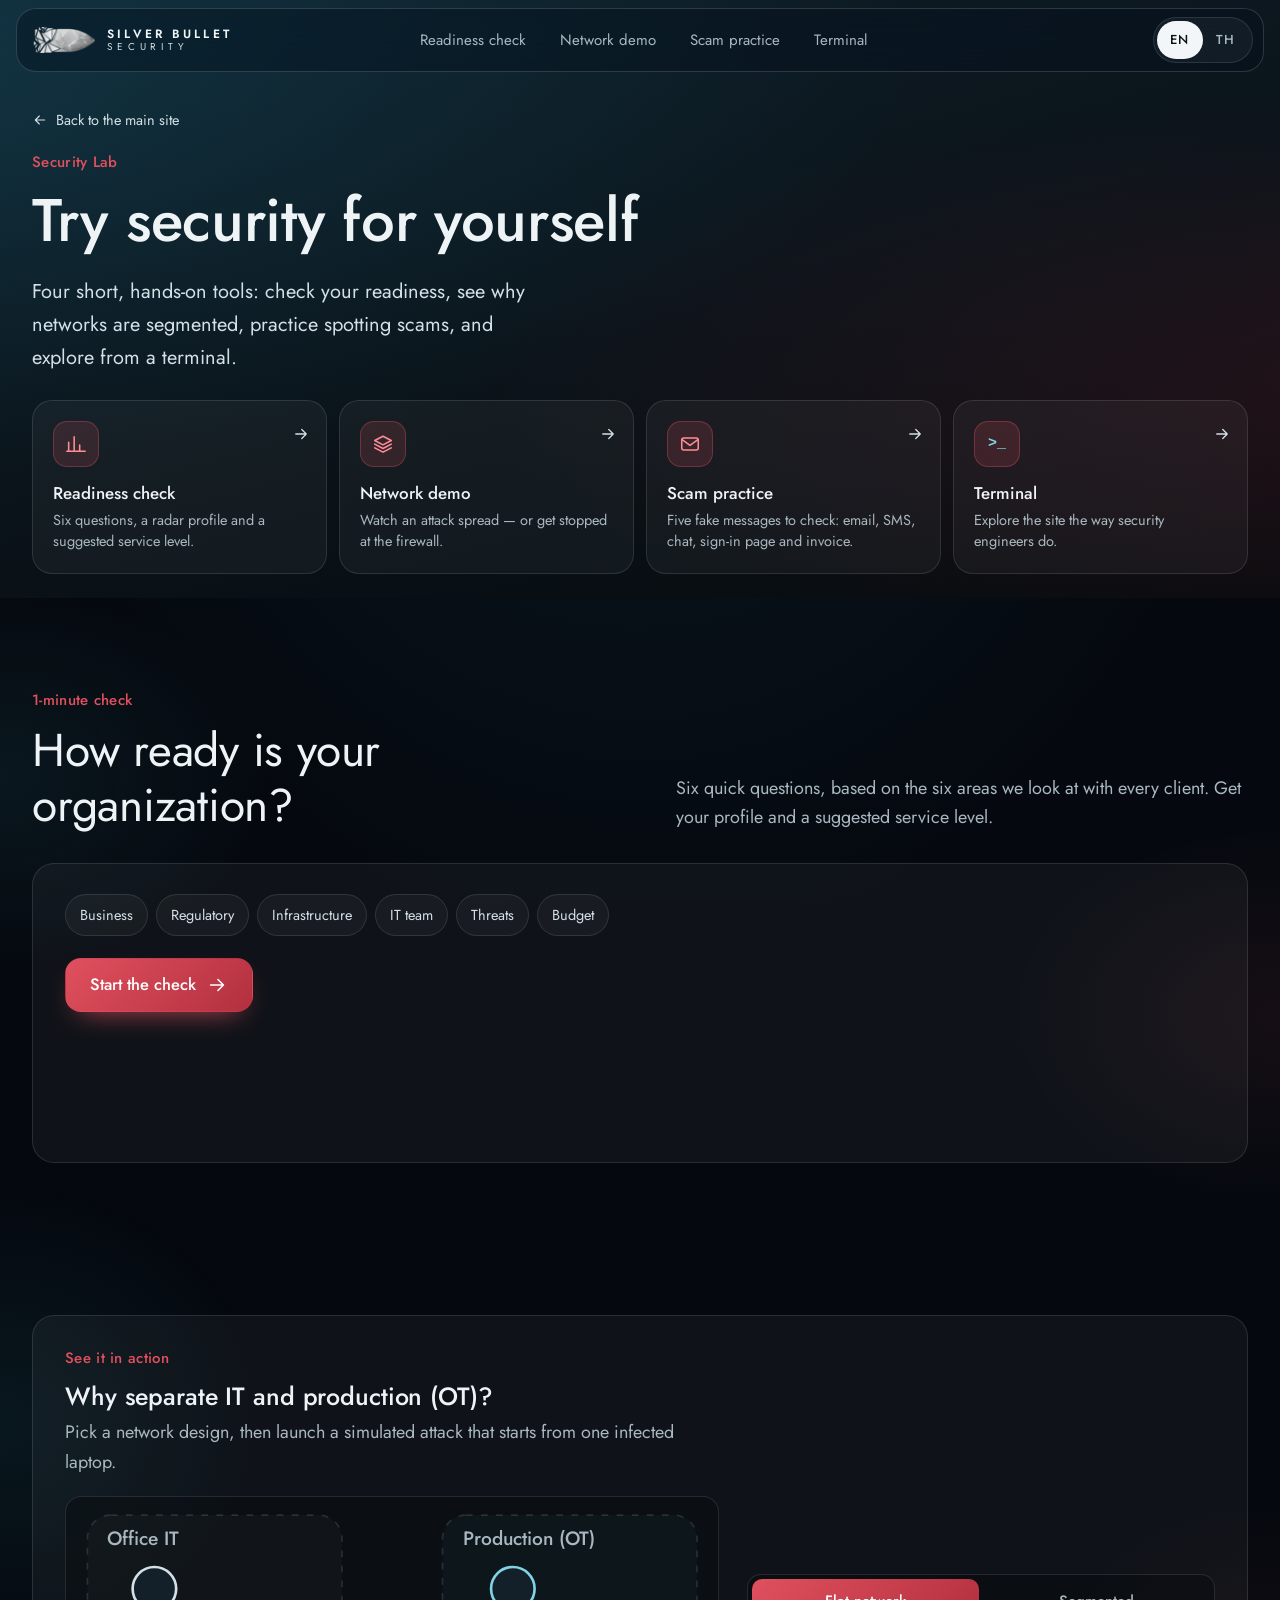
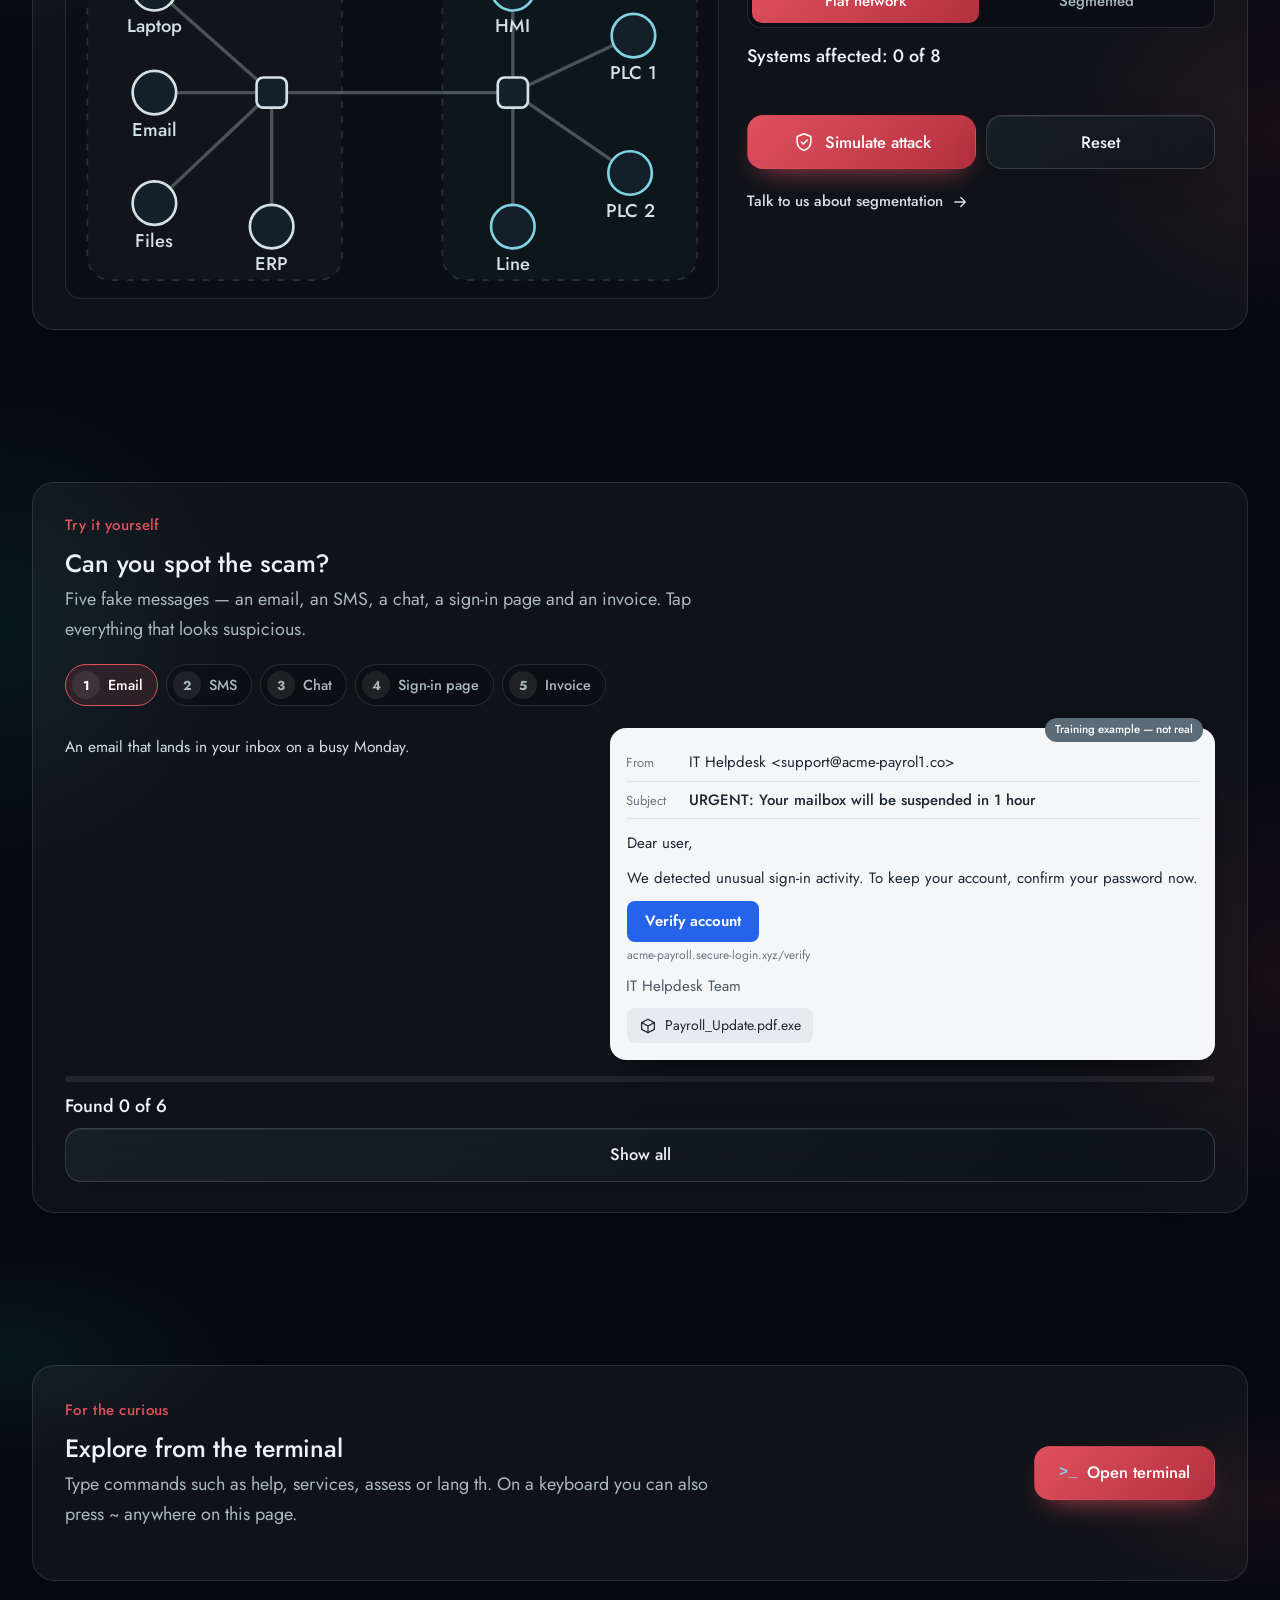
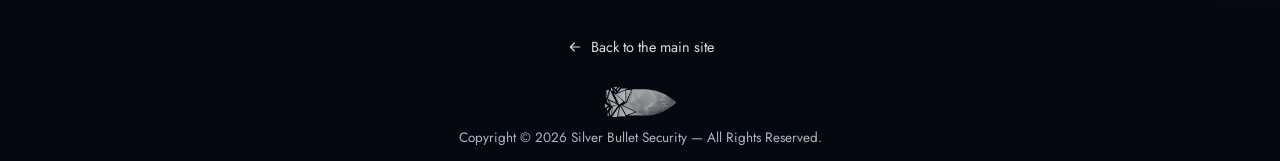
<file: lab.html>
<!doctype html>
<html lang="en">
<head>
  <meta charset="utf-8">
  <meta name="viewport" content="width=device-width, initial-scale=1, viewport-fit=cover">
  <title>Security Lab — Silver Bullet Security</title>
  <meta name="description" content="Hands-on tools: a 1-minute security readiness check, an IT/OT network segmentation demo, scam-spotting practice and a terminal.">
  <link rel="canonical" href="https://icelolan-ai.github.io/Sbs-test/lab.html">
  <meta property="og:title" content="Security Lab — Silver Bullet Security">
  <meta property="og:description" content="Check your readiness, watch an attack get stopped, and practice spotting scams.">
  <meta property="og:type" content="website">
  <meta property="og:url" content="https://icelolan-ai.github.io/Sbs-test/lab.html">
  <meta property="og:image" content="https://icelolan-ai.github.io/Sbs-test/assets/img/og-image.jpg?v=2">
  <meta property="og:image:width" content="1200">
  <meta property="og:image:height" content="630">
  <meta name="twitter:card" content="summary_large_image">
  <meta name="theme-color" content="#10202a">
  <link rel="manifest" href="manifest.webmanifest">
  <link rel="icon" type="image/png" href="assets/icons/icon-192.png">
  <link rel="apple-touch-icon" href="assets/icons/apple-touch-icon.png">
  <link rel="preconnect" href="https://fonts.googleapis.com">
  <link rel="preconnect" href="https://fonts.gstatic.com" crossorigin>
  <link href="https://fonts.googleapis.com/css2?family=Jost:wght@300;400;500;600&family=Noto+Sans+Thai:wght@300;400;500&display=swap" rel="stylesheet">
  <link rel="stylesheet" href="css/styles.css?v=56">
  <link rel="stylesheet" href="css/interactive.css?v=56">
  <script>document.documentElement.classList.add("js");</script>
</head>
<body class="lab-page">

<svg width="0" height="0" style="position:absolute" aria-hidden="true" focusable="false">
  <defs>
    <symbol id="i-home" viewBox="0 0 24 24"><path d="M3 11.5 12 4l9 7.5M5.5 10v9.5h4.5v-5h4v5h4.5V10"/></symbol>
    <symbol id="i-services" viewBox="0 0 24 24"><rect x="4" y="4" width="7" height="7" rx="1.6"/><rect x="13" y="4" width="7" height="7" rx="1.6"/><rect x="4" y="13" width="7" height="7" rx="1.6"/><rect x="13" y="13" width="7" height="7" rx="1.6"/></symbol>
    <symbol id="i-about" viewBox="0 0 24 24"><circle cx="12" cy="12" r="8.5"/><path d="M12 11v5.5M12 7.8v.1"/></symbol>
    <symbol id="i-training" viewBox="0 0 24 24"><path d="m2.5 9.5 9.5-4.5 9.5 4.5-9.5 4.5zM6.5 11.7v4.3c0 1.2 2.5 2.7 5.5 2.7s5.5-1.5 5.5-2.7v-4.3M21.5 9.5V15"/></symbol>
    <symbol id="i-contact" viewBox="0 0 24 24"><rect x="3" y="5.5" width="18" height="13" rx="2.2"/><path d="m3.8 7.5 8.2 6 8.2-6"/></symbol>
    <symbol id="i-phone" viewBox="0 0 24 24"><path d="M5 4h3.6l1.7 4.3-2.2 1.4a11 11 0 0 0 5.2 5.2l1.4-2.2L19 14.4V18a2 2 0 0 1-2 2A13 13 0 0 1 3 6a2 2 0 0 1 2-2z"/></symbol>
    <symbol id="i-pin" viewBox="0 0 24 24"><path d="M12 21s6.5-5.6 6.5-11a6.5 6.5 0 0 0-13 0c0 5.4 6.5 11 6.5 11z"/><circle cx="12" cy="10" r="2.3"/></symbol>
    <symbol id="i-close" viewBox="0 0 24 24"><path d="M6 6l12 12M18 6 6 18"/></symbol>
    <symbol id="i-arrow" viewBox="0 0 24 24"><path d="M5 12h14M13 6l6 6-6 6"/></symbol>
    <symbol id="i-check" viewBox="0 0 24 24"><path d="m5 12.5 4.5 4.5L19 7.5"/></symbol>
    <symbol id="i-down" viewBox="0 0 24 24"><path d="m6 9 6 6 6-6"/></symbol>
    <symbol id="i-shield" viewBox="0 0 24 24"><path d="M12 3 4.5 6v5.5c0 4.6 3.1 8.2 7.5 9.5 4.4-1.3 7.5-4.9 7.5-9.5V6z"/><path d="m9 12 2.2 2.2L15.5 10"/></symbol>
    <symbol id="i-cloud" viewBox="0 0 24 24"><path d="M7 18.5h10a4 4 0 0 0 .6-7.95A5.5 5.5 0 0 0 7.1 9.2 4.7 4.7 0 0 0 7 18.5z"/></symbol>
    <symbol id="i-search" viewBox="0 0 24 24"><circle cx="10.5" cy="10.5" r="6"/><path d="m15 15 5 5"/></symbol>
    <symbol id="i-box" viewBox="0 0 24 24"><path d="m12 3 8.5 4.5v9L12 21l-8.5-4.5v-9zM3.5 7.5 12 12l8.5-4.5M12 12v9"/></symbol>
    <symbol id="i-chart" viewBox="0 0 24 24"><path d="M4 20V10M10 20V4M16 20v-7M22 20H2"/></symbol>
    <symbol id="i-layers" viewBox="0 0 24 24"><path d="m12 3.5 9 4.7-9 4.7-9-4.7zM3 12.2l9 4.7 9-4.7M3 16.2l9 4.7 9-4.7"/></symbol>
    <symbol id="i-linkedin" viewBox="0 0 24 24"><rect x="3.5" y="3.5" width="17" height="17" rx="3"/><path d="M8 10.5V16M8 8v.1M11.5 16v-3.2a2.3 2.3 0 0 1 4.6 0V16M11.5 10.5V16"/></symbol>
    <symbol id="i-facebook" viewBox="0 0 24 24"><path d="M14 8.5h2V5.5h-2.4A3.6 3.6 0 0 0 10 9.1V11H8v3h2v6h3v-6h2.3l.5-3H13V9.4c0-.5.4-.9 1-.9z"/></symbol>
    <symbol id="i-chat" viewBox="0 0 24 24"><path d="M4 5.5h16a1.5 1.5 0 0 1 1.5 1.5v9a1.5 1.5 0 0 1-1.5 1.5H10l-4.5 3.5V17.5H4A1.5 1.5 0 0 1 2.5 16V7A1.5 1.5 0 0 1 4 5.5z"/><path d="M7.5 10.5h9M7.5 13.5h6"/></symbol>
    <symbol id="i-send" viewBox="0 0 24 24"><path d="M21 3 10 14M21 3l-7 18-4-7-7-4z"/></symbol>
    <symbol id="i-messenger" viewBox="0 0 24 24"><path d="M12 3C7 3 3 6.7 3 11.4c0 2.6 1.3 5 3.3 6.5V21l3-1.7c.9.3 1.8.4 2.7.4 5 0 9-3.7 9-8.3S17 3 12 3z"/><path d="m7.5 13.5 3-3.2 2.2 2 3.8-2.8-3 3.2-2.2-2z"/></symbol>
    <symbol id="i-x" viewBox="0 0 24 24"><path d="M5 4.5h3.6l10.4 15h-3.6zM18.6 4.5 12.9 11M5.4 19.5l5.8-6.6"/></symbol>
  </defs>
</svg>

<header class="appbar" id="appbar">
  <a class="brand" href="index.html" aria-label="Silver Bullet Security">
    <img class="brand-mark" src="assets/img/logo-mark.webp" alt="" width="64" height="27">
    <span class="brand-word"><span class="brand-top">SILVER BULLET</span><span class="brand-sub">SECURITY</span></span>
  </a>
  <nav class="lab-nav" aria-label="Security Lab">
    <a href="#assess" data-i18n="lab.nav.assess">Readiness check</a>
    <a href="#segment" data-i18n="lab.nav.segment">Network demo</a>
    <a href="#phish" data-i18n="lab.nav.phish">Scam practice</a>
    <a href="#terminal" data-i18n="lab.nav.terminal">Terminal</a>
  </nav>
  <div class="lang" role="group" data-i18n-aria="lang.label">
    <button type="button" class="lang-btn" data-lang="en" aria-pressed="true">EN</button>
    <button type="button" class="lang-btn" data-lang="th" aria-pressed="false">TH</button>
  </div>
</header>

<main>
  <section class="lab-hero">
    <div class="hero-glow" aria-hidden="true"></div>
    <div class="wrap">
      <a class="lab-back" href="index.html"><svg class="ico"><use href="#i-arrow"/></svg><span data-i18n="lab.back">Back to the main site</span></a>
      <p class="eyebrow" data-i18n="lab.eyebrow">Security Lab</p>
      <h1 data-i18n="lab.title">Try security for yourself</h1>
      <p class="lead" data-i18n="lab.sub"></p>
      <div class="lab-tiles">
        <a class="lab-tile" href="#assess"><span class="lab-ico"><svg class="ico"><use href="#i-chart"/></svg></span><strong data-i18n="lab.nav.assess"></strong><span data-i18n="lab.tile.assess"></span><svg class="ico lab-go"><use href="#i-arrow"/></svg></a>
        <a class="lab-tile" href="#segment"><span class="lab-ico"><svg class="ico"><use href="#i-layers"/></svg></span><strong data-i18n="lab.nav.segment"></strong><span data-i18n="lab.tile.segment"></span><svg class="ico lab-go"><use href="#i-arrow"/></svg></a>
        <a class="lab-tile" href="#phish"><span class="lab-ico"><svg class="ico"><use href="#i-contact"/></svg></span><strong data-i18n="lab.nav.phish"></strong><span data-i18n="lab.tile.phish"></span><svg class="ico lab-go"><use href="#i-arrow"/></svg></a>
        <a class="lab-tile" href="#terminal"><span class="lab-ico"><span class="lab-prompt">&gt;_</span></span><strong data-i18n="lab.nav.terminal"></strong><span data-i18n="lab.tile.terminal"></span><svg class="ico lab-go"><use href="#i-arrow"/></svg></a>
      </div>
    </div>
  </section>

  <section class="sec" id="assess">
    <div class="wrap">
      <header class="sec-head reveal">
        <p class="eyebrow" data-i18n="ix.as.eyebrow">1-minute check</p>
        <h2 data-i18n="ix.as.title">How ready is your organization?</h2>
        <p class="sub" data-i18n="ix.as.sub"></p>
      </header>
      <div class="ix-card assess" id="assessApp" aria-live="polite"></div>
    </div>
  </section>

  <section class="sec" id="segment">
    <div class="wrap">
      <div class="ix-card seg-demo" id="segDemo"></div>
    </div>
  </section>

  <section class="sec" id="phish">
    <div class="wrap">
      <div class="ix-card phish" id="phishGame"></div>
    </div>
  </section>

  <section class="sec" id="terminal">
    <div class="wrap">
      <div class="ix-card lab-term reveal">
        <div>
          <p class="eyebrow" data-i18n="lab.term.eyebrow">For the curious</p>
          <h3 data-i18n="lab.term.title">Explore from the terminal</h3>
          <p class="sub" data-i18n="lab.term.sub"></p>
        </div>
        <button type="button" class="btn btn-primary" id="termOpen"><span class="lab-prompt">&gt;_</span><span data-i18n="lab.term.btn">Open terminal</span></button>
      </div>
    </div>
  </section>
</main>

<footer class="footer">
  <div class="wrap">
    <a class="lab-back" href="index.html"><svg class="ico"><use href="#i-arrow"/></svg><span data-i18n="lab.back">Back to the main site</span></a>
    <img src="assets/img/logo-mark.webp" alt="" width="72" height="30">
    <p data-i18n="footer.copy">Copyright © 2026 Silver Bullet Security — All Rights Reserved.</p>
  </div>
</footer>

<script src="js/config.js?v=56"></script>
<script src="js/i18n.js?v=56"></script>
<script src="js/lab.js?v=56"></script>
<script src="js/interactive.js?v=56"></script>
</body>
</html>
</file>
<file: css/styles.css>
/* Silver Bullet Security — calm glass UI. Type: Jost + Noto Sans Thai (matches the rocket project). */
:root {
  --bg: #080d11;
  --text: #eef3f6;
  --muted: #a9b7bf;
  --silver: #d3e0e6;
  --accent: #e0505e;
  --accent-2: #b3303f;
  --surface: rgba(255, 255, 255, 0.045);
  --surface-2: rgba(255, 255, 255, 0.085);
  --line: rgba(255, 255, 255, 0.11);
  --blur: blur(16px) saturate(1.5);
  --radius: 22px;
  --appbar-h: 60px;
  --tabbar-h: 68px;
  --safe-b: env(safe-area-inset-bottom, 0px);
  --safe-t: env(safe-area-inset-top, 0px);
  --font: "Jost", "Noto Sans Thai", system-ui, -apple-system, "Segoe UI", Roboto, sans-serif;
  --ease: cubic-bezier(0.22, 0.8, 0.26, 1);
}

* { box-sizing: border-box; -webkit-tap-highlight-color: transparent; }
html { scroll-behavior: smooth; scroll-padding-top: calc(var(--appbar-h) + var(--safe-t) + 12px); background: #070b0e; overscroll-behavior: none; overflow-x: hidden; }
/* If the page still rubber-bands (older iOS), the area pulled into view above the
   logo screen matches the hero's top colour instead of showing a dark band */
html::before { content: ""; position: fixed; left: 0; right: 0; top: 0; height: 50%; z-index: -1; background: #10202a; pointer-events: none; }
body {
  margin: 0;
  background: #070b0e;
  color: var(--text);
  font-family: var(--font);
  font-size: 17px;
  font-weight: 400;
  line-height: 1.65;
  -webkit-font-smoothing: antialiased;
  padding-bottom: calc(var(--tabbar-h) + var(--safe-b) + 16px);
  overflow-x: clip;
  overscroll-behavior: none;
  /* vertical page panning only; inner scrollers (tables, sheet) and pinch-zoom still work */
  touch-action: pan-y pinch-zoom;
}
html[lang="th"] body { line-height: 1.8; }
body.locked { overflow: hidden; }
img { max-width: 100%; height: auto; display: block; }
a { color: inherit; text-decoration: none; }
button { font: inherit; color: inherit; }
h1, h2, h3 { margin: 0 0 .5em; line-height: 1.2; letter-spacing: -0.005em; }
html[lang="th"] h1, html[lang="th"] h2, html[lang="th"] h3 { line-height: 1.45; letter-spacing: 0; }
h2 { font-size: clamp(32px, 7.2vw, 46px); font-weight: 400; }
h3 { font-size: clamp(21px, 4.6vw, 25px); font-weight: 500; }
p { margin: 0 0 1em; }
strong { font-weight: 500; }
.wrap { width: min(100% - 36px, 1080px); margin-inline: auto; }
.ico { width: 22px; height: 22px; fill: none; stroke: currentColor; stroke-width: 1.7; stroke-linecap: round; stroke-linejoin: round; flex: none; }
[hidden] { display: none !important; }
:focus-visible { outline: 2px solid var(--silver); outline-offset: 3px; border-radius: 12px; }

.eyebrow { font-size: 15px; font-weight: 500; letter-spacing: .02em; color: var(--accent); margin: 0 0 10px; }
.sub { color: var(--muted); max-width: 60ch; }
.hint-line { display: inline-flex; align-items: center; gap: 10px; font-size: 14px; color: var(--muted); margin: 0; }
.pulse-dot { width: 8px; height: 8px; border-radius: 50%; background: var(--accent); box-shadow: 0 0 0 0 rgba(224, 80, 94, .6); animation: pulse 2s infinite; flex: none; }
@keyframes pulse { 70% { box-shadow: 0 0 0 10px rgba(224, 80, 94, 0); } 100% { box-shadow: 0 0 0 0 rgba(224, 80, 94, 0); } }

/* iOS-style press: pressed item grows, siblings shrink */
.pressing > * { transition: transform .35s var(--ease), opacity .3s, flex-grow .5s var(--ease), background .3s; }
.pressing > :not(.is-pressed):not(.seg-thumb) { transform: scale(.93); opacity: .7; }
.pressing > .is-pressed { transform: scale(1.05); }
.svc-list.pressing > .is-pressed, .contact-cta.pressing > .is-pressed, .hero-actions.pressing > .is-pressed, .train-actions.pressing > .is-pressed { transform: scale(1.015); }
.tabbar.pressing > .is-pressed { transform: scale(1.06); }

/* Tap ripple (added by JS on press) */
.rp { position: absolute; border-radius: 50%; pointer-events: none; background: rgba(255, 255, 255, .28); transform: scale(0); animation: rp .65s var(--ease) forwards; }
@keyframes rp { to { transform: scale(1); opacity: 0; } }

.progress { position: fixed; inset: 0 0 auto 0; height: 2px; z-index: 80; background: linear-gradient(90deg, var(--silver), var(--accent)); transform-origin: 0 50%; transform: scaleX(0); }

/* ---------- Top bar + tab bar ---------- */
.appbar {
  position: fixed; z-index: 50; top: calc(8px + var(--safe-t)); left: 10px; right: 10px; height: var(--appbar-h);
  padding: 0 10px 0 16px; border-radius: 20px; display: flex; align-items: center; justify-content: space-between; gap: 12px;
  background: rgba(10, 17, 22, .55); border: 1px solid var(--line);
  -webkit-backdrop-filter: blur(12px) saturate(1.4); backdrop-filter: blur(12px) saturate(1.4);
  transition: transform .4s var(--ease), opacity .3s;
}
.appbar.hide { transform: translateY(calc(-100% - 20px)); opacity: 0; }
.brand { display: flex; align-items: center; gap: 12px; }
.brand-mark { height: 26px; width: auto; }
.brand-word { display: flex; flex-direction: column; line-height: 1.1; font-weight: 600; letter-spacing: .26em; font-size: 12px; }
.brand-sub { color: var(--silver); font-weight: 400; letter-spacing: .48em; font-size: 10px; }
.lang { display: inline-flex; padding: 3px; border-radius: 999px; background: var(--surface); border: 1px solid var(--line); }
.lang-btn { position: relative; overflow: hidden; font-size: 13px; font-weight: 500; letter-spacing: .08em; color: var(--muted); background: none; border: 0; min-width: 46px; height: 38px; border-radius: 999px; cursor: pointer; transition: background .25s, color .25s; }
.lang-btn[aria-pressed="true"] { background: #f2f6f8; color: #0a1218; }

.tabbar {
  position: fixed; z-index: 50; left: 0; right: 0; bottom: 0; height: calc(var(--tabbar-h) + var(--safe-b));
  padding: 8px 10px calc(8px + var(--safe-b)); border-radius: 24px 24px 0 0; display: flex; gap: 4px;
  background: rgba(10, 17, 22, .72); border-top: 1px solid var(--line);
  -webkit-backdrop-filter: var(--blur); backdrop-filter: var(--blur);
  touch-action: none;
}
.tab { position: relative; overflow: hidden; flex: 1 1 0; min-width: 0; display: flex; align-items: center; justify-content: center; height: 52px; font-size: 14px; font-weight: 500; color: var(--muted); border-radius: 18px; transition: flex-grow .5s var(--ease), background .35s, color .3s, transform .3s var(--ease), opacity .3s; }
.tab .ico { width: 24px; height: 24px; transform: scale(var(--s, 1)); transform-origin: 50% 100%; transition: transform .22s var(--ease); }
.tab span { max-width: 0; opacity: 0; white-space: nowrap; overflow: hidden; transition: max-width .5s var(--ease), opacity .3s, margin .5s var(--ease); }
.tab.active { flex-grow: 2.7; color: #fff; background: linear-gradient(135deg, rgba(224, 80, 94, .3), rgba(224, 80, 94, .14)); box-shadow: inset 0 0 0 1px rgba(224, 80, 94, .45); }
.tab.active .ico { color: #ff8d98; }
.tab.active span { max-width: 130px; opacity: 1; margin-left: 8px; }

/* ---------- Buttons ---------- */
.btn { position: relative; overflow: hidden; display: inline-flex; align-items: center; justify-content: center; gap: 10px; min-height: 54px; padding: 0 24px; font-weight: 500; font-size: 16.5px; border-radius: 16px; border: 1px solid transparent; cursor: pointer; transition: transform .15s, background .25s, border-color .25s; }
.btn:active { transform: scale(.97); }
.btn-primary { background: linear-gradient(135deg, var(--accent), var(--accent-2)); color: #fff; box-shadow: 0 12px 28px -14px rgba(224, 80, 94, .9); }
.btn-ghost { background: var(--surface); border-color: var(--line); color: var(--text); }
.btn-ghost:hover { background: var(--surface-2); }
.btn-xl { min-height: 76px; justify-content: flex-start; text-align: left; padding: 0 22px; width: 100%; }
.btn-xl small { display: block; font-size: 14.5px; font-weight: 400; opacity: .9; word-break: break-all; }

/* ---------- Sections ---------- */
.sec { padding: 76px 0 24px; }
section[data-section] { scroll-margin-top: calc(var(--appbar-h) + var(--safe-t) + 12px); }
.sec-head { margin-bottom: 30px; }

/* ---------- Hero ---------- */
.hero { position: relative; min-height: calc(100svh - 10px); display: flex; align-items: flex-end; overflow: hidden; padding: 0 0 24px; isolation: isolate; flex-direction: column; align-items: stretch; }
.hero { background: radial-gradient(ellipse at 50% 35%, #10202c 0%, #08121b 48%, #05090f 100%); }
.hero-glow { position: absolute; inset: -20%; z-index: -3; pointer-events: none; background: radial-gradient(40% 35% at 78% 22%, rgba(224, 80, 94, .30), transparent 70%), radial-gradient(45% 40% at 18% 30%, rgba(46, 150, 170, .34), transparent 70%), radial-gradient(40% 30% at 60% 85%, rgba(120, 150, 200, .16), transparent 70%); animation: glow 18s ease-in-out infinite alternate; }
@keyframes glow { to { transform: translate3d(-4%, 3%, 0) rotate(6deg); } }
.hero-net { position: absolute; inset: 0; width: 100%; height: 100%; z-index: -2; opacity: .55; }
.hero h1 { font-size: clamp(38px, 10vw, 68px); font-weight: 500; max-width: 15ch; margin-bottom: .35em; }
html[lang="th"] .hero h1 { font-size: clamp(32px, 8vw, 56px); max-width: 18ch; }
.lead { font-size: clamp(17px, 4.2vw, 20px); color: var(--silver); max-width: 34ch; }
.hero-actions { display: flex; flex-wrap: wrap; gap: 10px; margin: 26px 0 30px; }
.hero-actions .btn { flex: 1 1 200px; }
.hero-stats { display: grid; grid-template-columns: repeat(3, 1fr); margin: 0 0 22px; max-width: 620px; }
.hero-stats div { padding: 2px 12px; border-left: 1px solid rgba(255, 255, 255, .18); }
.hero-stats div:first-child { padding-left: 0; border-left: 0; }
.hero-stats dt { font-size: 30px; font-weight: 500; line-height: 1.15; font-variant-numeric: tabular-nums; }
.hero-stats dd { margin: 2px 0 0; font-size: 13px; color: var(--muted); line-height: 1.4; }

/* ---------- Services ---------- */
.svc-list { display: grid; gap: 14px; }
.svc { position: relative; overflow: hidden; display: grid; grid-template-columns: 112px 1fr; gap: 16px; align-items: center; padding: 16px; border-radius: var(--radius); background: var(--surface); border: 1px solid var(--line); cursor: pointer; transition: background .3s, border-color .3s, transform .15s; }
.svc:hover { background: var(--surface-2); border-color: rgba(255, 255, 255, .22); }
.svc:active { transform: scale(.985); }
.svc h3 { margin-bottom: .2em; }
.svc p { color: var(--muted); font-size: 15.5px; margin-bottom: .6em; line-height: 1.5; }
.more { display: inline-flex; align-items: center; gap: 8px; font-weight: 500; font-size: 15px; color: var(--silver); }
.more .ico { width: 18px; height: 18px; transition: transform .3s var(--ease); }
.svc:hover .more .ico { transform: translateX(4px); }
.art { width: 112px; height: 112px; }
.art svg { width: 100%; height: 100%; overflow: visible; }
.art-radar { justify-self: center; }

/* Layers illustration (consulting) */
.ly { fill: rgba(211, 224, 230, .07); stroke: rgba(211, 224, 230, .45); stroke-width: 1.6; stroke-linejoin: round; transition: transform .55s var(--ease); }
.ly1 path:first-child { fill: rgba(224, 80, 94, .22); stroke: var(--accent); }
.ly-mark { fill: none !important; stroke: #fff !important; stroke-width: 3.2; stroke-linecap: round; }
.svc:hover .ly1, .svc.pressed .ly1 { transform: translateY(-12px); }
.svc:hover .ly3, .svc.pressed .ly3 { transform: translateY(10px); }
.svc.in .ly1 { animation: lift 1.6s .3s var(--ease); }
@keyframes lift { 40% { transform: translateY(-12px); } }

/* Radar illustration (monitoring) */
.art-radar { position: relative; border-radius: 50%; overflow: hidden; border: 1px solid rgba(211, 224, 230, .28);
  background: radial-gradient(circle, transparent 0 22%, rgba(211, 224, 230, .16) 22.5% 23.2%, transparent 23.7% 45%, rgba(211, 224, 230, .16) 45.5% 46.2%, transparent 46.7%), radial-gradient(circle, rgba(40, 130, 150, .3), rgba(8, 13, 17, .2) 70%); }
.art-radar::before { content: ""; position: absolute; inset: 0; background: linear-gradient(90deg, transparent 49.6%, rgba(211, 224, 230, .16) 49.6% 50.4%, transparent 50.4%), linear-gradient(0deg, transparent 49.6%, rgba(211, 224, 230, .16) 49.6% 50.4%, transparent 50.4%); }
.radar-sweep { position: absolute; inset: 0; border-radius: 50%; background: conic-gradient(from 0deg, transparent 0deg 280deg, rgba(224, 80, 94, .5) 360deg); animation: spin 3.2s linear infinite; }
@keyframes spin { to { transform: rotate(1turn); } }
.blip { position: absolute; left: var(--x); top: var(--y); width: 8px; height: 8px; margin: -4px 0 0 -4px; border-radius: 50%; background: #ff98a2; box-shadow: 0 0 12px #ff6b78; animation: blip 3.2s var(--dl, 0s) infinite; }
.blip.tap { animation: blipTap 1.6s var(--ease) forwards; }
@keyframes blip { 0%, 100% { opacity: 0; transform: scale(.4); } 8% { opacity: 1; transform: scale(1.4); } 50% { opacity: .35; transform: scale(1); } }
@keyframes blipTap { 0% { transform: scale(0); opacity: 1; box-shadow: 0 0 0 0 rgba(255, 152, 162, .8); } 30% { transform: scale(1.6); } 100% { transform: scale(1); opacity: 0; box-shadow: 0 0 0 26px rgba(255, 152, 162, 0); } }

/* Board illustration (training) */
.bd { fill: none; stroke: rgba(211, 224, 230, .45); stroke-width: 2; stroke-linecap: round; }
.bar { fill: rgba(211, 224, 230, .28); transform-box: fill-box; transform-origin: 50% 100%; }
.b3 { fill: var(--accent); }
.svc.in .bar { animation: grow .9s var(--ease) both; }
.svc.in .b2 { animation-delay: .1s; } .svc.in .b3 { animation-delay: .2s; } .svc.in .b4 { animation-delay: .3s; }
.svc:hover .bar, .svc.pressed .bar { animation: bounce .7s var(--ease); }
.svc:hover .b2, .svc.pressed .b2 { animation-delay: .06s; } .svc:hover .b3, .svc.pressed .b3 { animation-delay: .12s; } .svc:hover .b4, .svc.pressed .b4 { animation-delay: .18s; }
@keyframes grow { from { transform: scaleY(0); } }
@keyframes bounce { 40% { transform: scaleY(.55); } 70% { transform: scaleY(1.08); } }

.also { margin-top: 26px; }
.also-title { font-size: 14px; color: var(--muted); margin-bottom: 10px; }
.chip-row { display: flex; flex-wrap: wrap; gap: 8px; }
.chip { position: relative; overflow: hidden; display: inline-flex; align-items: center; gap: 8px; min-height: 44px; padding: 0 16px; border-radius: 999px; background: var(--surface); border: 1px solid var(--line); font-size: 15px; cursor: pointer; transition: background .25s, border-color .25s, transform .15s; }
.chip .ico { width: 18px; height: 18px; color: var(--accent); }
.chip:hover { background: var(--surface-2); border-color: rgba(255, 255, 255, .24); }
.chip:active { transform: scale(.95); }

/* ---------- About: interactive approach wheel ---------- */
.approach { display: grid; gap: 22px; justify-items: center; padding: 26px 18px; border-radius: var(--radius); background: var(--surface); border: 1px solid var(--line); margin-bottom: 56px; }
.wheel-wrap { position: relative; width: min(320px, 84vw); aspect-ratio: 1; }
.wheel { width: 100%; height: 100%; overflow: visible; }
.wseg { cursor: pointer; outline: none; }
.wseg path { fill: rgba(255, 255, 255, .06); stroke: rgba(8, 13, 17, .9); stroke-width: 3; transition: fill .35s, transform .45s var(--ease); transform-origin: 160px 160px; }
.wseg text { fill: var(--silver); font: 500 17px var(--font); text-anchor: middle; dominant-baseline: central; pointer-events: none; transition: fill .3s; }
.wseg:hover path { fill: rgba(255, 255, 255, .12); }
.wseg.on path { fill: var(--accent); transform: translate(var(--tx), var(--ty)); }
.wseg.on text { fill: #fff; }
.wseg:focus-visible path { stroke: #fff; }
.wheel-core { position: absolute; inset: 31%; border-radius: 50%; display: grid; place-items: center; background: radial-gradient(circle, rgba(255, 255, 255, .09), rgba(255, 255, 255, .02)); border: 1px solid var(--line); box-shadow: inset 0 1px 0 rgba(255, 255, 255, .12); pointer-events: none; }
.wheel-core img { width: 72%; transition: transform .6s var(--ease); }
.approach.spin .wheel-core img { transform: rotate(-8deg) scale(1.06); }
.step-detail { text-align: center; max-width: 440px; }
.step-num { font-size: 56px; font-weight: 300; color: var(--accent); line-height: 1; margin: 4px 0 8px; }
.step-detail h3 { font-size: 26px; }
.step-detail .sub { margin-inline: auto; }
.step-detail.swap .step-num, .step-detail.swap h3, .step-detail.swap .sub { animation: fadeUp .5s var(--ease) both; }
.step-detail.swap h3 { animation-delay: .05s; } .step-detail.swap .sub { animation-delay: .1s; }
@keyframes fadeUp { from { opacity: 0; transform: translateY(10px); } }

/* Story, team, life sciences */
.story, .team { display: grid; gap: 20px; margin-bottom: 56px; }
.photo { margin: 0; border-radius: var(--radius); overflow: hidden; }
.photo img { width: 100%; aspect-ratio: 4 / 3; object-fit: cover; transition: transform 1.2s var(--ease); }
.photo:hover img { transform: scale(1.04); }
.timeline { list-style: none; margin: 18px 0 0; padding: 0; }
.timeline li { position: relative; display: grid; grid-template-columns: 70px 1fr; gap: 12px; padding: 12px 0 12px 22px; border-left: 2px solid var(--line); }
.timeline li::before { content: ""; position: absolute; left: -7px; top: 19px; width: 12px; height: 12px; border-radius: 50%; background: var(--bg); border: 2px solid var(--accent); }
.timeline b { font-weight: 500; color: var(--accent); }
.timeline span { color: var(--muted); font-size: 15.5px; }
.person { display: flex; align-items: center; gap: 14px; margin-top: 6px; }
.person strong { display: block; }
.person span { color: var(--muted); font-size: 14.5px; }
.avatar { width: 52px; height: 52px; border-radius: 50%; display: grid; place-items: center; font-weight: 500; font-size: 18px; background: linear-gradient(135deg, var(--accent), #2a8496); flex: none; }
.life { margin-bottom: 20px; }
.talks { display: grid; gap: 10px; margin-top: 18px; }
.talk { border-radius: 18px; background: var(--surface); border: 1px solid var(--line); overflow: hidden; transition: background .25s; }
.talk.open { background: var(--surface-2); }
.talk-btn { position: relative; overflow: hidden; width: 100%; display: grid; grid-template-columns: 1fr auto; gap: 12px; align-items: center; text-align: left; padding: 16px 18px; background: none; border: 0; cursor: pointer; }
.talk-btn time { display: block; font-size: 13px; font-weight: 500; color: var(--accent); letter-spacing: .06em; }
.talk-btn strong { display: block; font-size: 16.5px; line-height: 1.35; }
.talk-btn .ico { transition: transform .35s var(--ease); color: var(--muted); }
.talk.open .talk-btn .ico { transform: rotate(180deg); }
.talk-body { display: grid; grid-template-rows: 0fr; transition: grid-template-rows .4s var(--ease); }
.talk.open .talk-body { grid-template-rows: 1fr; }
.talk-body > p { overflow: hidden; margin: 0; padding: 0 18px; color: var(--silver); font-size: 15.5px; }
.talk.open .talk-body > p { padding-bottom: 16px; }

/* ---------- Training ---------- */
.seg { position: relative; display: grid; grid-template-columns: 1fr 1fr; padding: 4px; border-radius: 18px; background: var(--surface); border: 1px solid var(--line); margin-bottom: 16px; max-width: 520px; }
.seg button { position: relative; z-index: 1; overflow: hidden; min-height: 50px; padding: 6px 10px; border: 0; background: none; border-radius: 14px; font-weight: 500; font-size: 15.5px; line-height: 1.25; color: var(--muted); cursor: pointer; transition: color .3s; }
.seg button[aria-selected="true"] { color: #fff; }
.seg-thumb { position: absolute; top: 4px; bottom: 4px; left: 4px; width: calc(50% - 4px); border-radius: 14px; background: linear-gradient(135deg, var(--accent), var(--accent-2)); transform: translateX(calc(var(--i, 0) * 100%)); transition: transform .45s var(--ease); }
.train { display: grid; border-radius: var(--radius); overflow: hidden; background: var(--surface); border: 1px solid var(--line); }
.train img { width: 100%; aspect-ratio: 16 / 9; object-fit: cover; }
.train-text { padding: 20px; }
.train-text .tag { font-size: 13px; color: var(--accent); font-weight: 500; letter-spacing: .06em; margin-bottom: 6px; }
.train-text p { color: var(--silver); }
.train-actions { display: flex; flex-wrap: wrap; gap: 10px; }
.train-actions .btn { flex: 1 1 190px; }
.train.swap img { animation: imgIn .7s var(--ease); }
.train.swap .train-text { animation: fadeUp .5s var(--ease); }
@keyframes imgIn { from { opacity: 0; transform: scale(1.06); } }
.pres { display: flex; flex-wrap: wrap; align-items: center; gap: 8px 14px; margin: 18px 0 0; color: var(--muted); font-size: 15.5px; }
.pres a { display: inline-flex; align-items: center; gap: 8px; color: var(--silver); text-decoration: underline; text-underline-offset: 3px; text-decoration-color: rgba(211, 224, 230, .35); word-break: break-all; }
.pres .ico { width: 18px; height: 18px; }

/* ---------- Contact: CTA + interactive map ---------- */
.contact-cta { display: grid; gap: 10px; margin-bottom: 26px; }
.mapbox { padding: 18px; border-radius: var(--radius); background: var(--surface); border: 1px solid var(--line); }
.map-head { display: flex; flex-wrap: wrap; align-items: baseline; justify-content: space-between; gap: 6px 16px; margin-bottom: 12px; }
.map-head h3 { margin: 0; }
.map { position: relative; aspect-ratio: 5 / 3; border-radius: 16px; overflow: hidden; background: radial-gradient(70% 70% at 50% 50%, rgba(40, 130, 150, .18), transparent 75%); }
.map::before { content: ""; position: absolute; inset: 0; background-image: radial-gradient(rgba(211, 224, 230, .22) 1px, transparent 1.4px); background-size: 12px 12px; -webkit-mask-image: radial-gradient(ellipse at center, #000 45%, transparent 78%); mask-image: radial-gradient(ellipse at center, #000 45%, transparent 78%); }
.map-arcs { position: absolute; inset: 0; width: 100%; height: 100%; }
.map-arcs path { fill: none; stroke: rgba(224, 80, 94, .55); stroke-width: 1.4; vector-effect: non-scaling-stroke; stroke-dasharray: 4 5; animation: dash 1.6s linear infinite; }
@keyframes dash { to { stroke-dashoffset: -18; } }
.pin { position: absolute; left: var(--x); top: var(--y); transform: translate(-50%, -50%); width: 44px; height: 44px; border: 0; background: none; cursor: pointer; display: grid; place-items: center; }
.pin i { width: 14px; height: 14px; border-radius: 50%; background: var(--silver); box-shadow: 0 0 0 4px rgba(211, 224, 230, .18); transition: all .35s var(--ease); }
.pin::after { content: ""; position: absolute; width: 14px; height: 14px; border-radius: 50%; border: 2px solid var(--silver); animation: ring 2.2s var(--ease) infinite; opacity: 0; }
.pin span { position: absolute; top: -14px; left: 50%; transform: translateX(-50%); font-size: 12.5px; font-weight: 500; white-space: nowrap; padding: 3px 10px; border-radius: 999px; background: rgba(10, 17, 22, .8); border: 1px solid var(--line); opacity: 0; transition: opacity .3s, transform .3s; }
.pin.on i { background: var(--accent); width: 18px; height: 18px; box-shadow: 0 0 0 6px rgba(224, 80, 94, .25), 0 0 22px rgba(224, 80, 94, .8); }
.pin.on::after { border-color: var(--accent); }
.pin.on span { opacity: 1; transform: translate(-50%, -6px); }
.pin.edge-r span { left: auto; right: 8px; transform: none; }
.pin.edge-r.on span { transform: translateY(-6px); }
.pin.edge-l span { left: 8px; transform: none; }
.pin.edge-l.on span { transform: translateY(-6px); }
@keyframes ring { 0% { transform: scale(1); opacity: .8; } 100% { transform: scale(3.4); opacity: 0; } }
.office { position: relative; overflow: hidden; display: grid; grid-template-columns: auto 1fr; gap: 14px; align-items: start; margin-top: 14px; padding: 16px; border-radius: 18px; background: var(--surface-2); border: 1px solid var(--line); }
.office .ico { color: var(--accent); margin-top: 3px; }
.office strong { display: block; font-size: 18px; }
.office span { display: block; color: var(--muted); font-size: 15.5px; }
.office em { display: inline-flex; align-items: center; gap: 6px; margin-top: 8px; font-style: normal; font-weight: 500; font-size: 15px; color: var(--silver); }
.office em .ico { width: 16px; height: 16px; margin: 0; color: inherit; }
.office.swap > div { animation: fadeUp .45s var(--ease); }
.social { display: flex; justify-content: center; gap: 12px; margin: 28px 0 8px; }
.social a { position: relative; overflow: hidden; width: 54px; height: 54px; border-radius: 18px; display: grid; place-items: center; background: var(--surface); border: 1px solid var(--line); transition: background .25s, transform .15s; }
.social a:hover { background: var(--surface-2); }
.social a:active { transform: scale(.92); }

.footer { padding: 24px 0 12px; text-align: center; color: var(--muted); font-size: 13.5px; }
.footer .wrap { display: flex; flex-direction: column; align-items: center; gap: 10px; }
.footer img { opacity: .75; }
.footer p { margin: 0; }

/* ---------- Bottom sheet ---------- */
.sheet-root { position: fixed; inset: 0; z-index: 70; display: flex; align-items: flex-end; justify-content: center; }
.sheet-backdrop { position: absolute; inset: 0; background: rgba(4, 8, 12, .55); -webkit-backdrop-filter: blur(8px); backdrop-filter: blur(8px); opacity: 0; transition: opacity .35s; }
.sheet { position: relative; width: 100%; max-height: 90svh; display: flex; flex-direction: column; background: rgba(16, 25, 31, .94); border: 1px solid var(--line); border-bottom: 0; border-radius: 28px 28px 0 0; transform: translateY(100%); transition: transform .45s var(--ease); }
.sheet-root.open .sheet-backdrop { opacity: 1; }
.sheet-root.open .sheet { transform: translateY(var(--drag, 0px)); }
.sheet.dragging { transition: none; }
.sheet-grab { padding: 14px 0 8px; display: flex; justify-content: center; touch-action: none; cursor: grab; }
.sheet-grab span { width: 46px; height: 5px; border-radius: 5px; background: rgba(255, 255, 255, .3); }
.sheet-close { position: absolute; top: 12px; right: 14px; width: 44px; height: 44px; display: grid; place-items: center; border-radius: 50%; background: var(--surface-2); border: 1px solid var(--line); cursor: pointer; z-index: 3; }
.sheet-scroll { overflow-y: auto; overscroll-behavior: contain; padding: 0 20px; }
.sheet-body h3 { font-size: 24px; font-weight: 500; padding-right: 50px; }
.sheet-body > p { color: var(--silver); }
.sheet-body h4 { margin: 26px 0 12px; font-size: 14px; font-weight: 500; letter-spacing: .12em; text-transform: uppercase; color: var(--muted); }
html[lang="th"] .sheet-body h4 { letter-spacing: .02em; text-transform: none; font-size: 15.5px; }
.checks { list-style: none; margin: 0; padding: 0; display: grid; gap: 4px; }
.checks li { display: flex; gap: 12px; padding: 10px 2px; font-size: 16.5px; border-bottom: 1px solid rgba(255, 255, 255, .06); }
.checks li:last-child { border-bottom: 0; }
.checks .ico { width: 20px; height: 20px; color: var(--accent); margin-top: 3px; }
.acc { border-radius: 16px; background: var(--surface); border: 1px solid var(--line); margin-bottom: 8px; overflow: hidden; }
.acc-btn { position: relative; overflow: hidden; width: 100%; display: flex; align-items: center; gap: 12px; padding: 15px 16px; background: none; border: 0; cursor: pointer; font-size: 17px; font-weight: 500; text-align: left; }
.acc-btn small { margin-left: auto; color: var(--muted); font-weight: 400; font-size: 14px; }
.acc-btn .ico { color: var(--muted); transition: transform .35s var(--ease); }
.acc.open .acc-btn .ico { transform: rotate(180deg); }
.acc-body { display: grid; grid-template-rows: 0fr; transition: grid-template-rows .4s var(--ease); }
.acc.open .acc-body { grid-template-rows: 1fr; }
.acc-body > div { overflow: hidden; padding: 0 16px; }
.acc.open .acc-body > div { padding-bottom: 8px; }
.tiers { display: grid; grid-template-columns: repeat(3, 1fr); gap: 8px; }
.tier { position: relative; overflow: hidden; padding: 14px 8px; border-radius: 16px; border: 1px solid var(--line); background: var(--surface); cursor: pointer; text-align: center; transition: border-color .3s, background .3s, transform .15s; }
.tier:active { transform: scale(.95); }
.tier b { display: block; font-size: 18px; font-weight: 500; }
.tier span { font-size: 13px; color: var(--silver); }
.tier i { display: block; width: 26px; height: 26px; margin: 0 auto 8px; border-radius: 50%; background: var(--c); box-shadow: inset 0 2px 0 rgba(255, 255, 255, .45), 0 4px 14px -4px var(--c); }
.tier-bronze { --c: #b0763d; --t: rgba(176, 118, 61, .18); } .tier-silver { --c: #9aa8bb; --t: rgba(154, 168, 187, .18); } .tier-gold { --c: #d4a72c; --t: rgba(212, 167, 44, .18); }
.tier.sel { border-color: var(--c); background: var(--t); }
.tier-for { margin: 16px 0 6px; color: var(--silver); font-weight: 500; }
.tier-list.swap li { animation: fadeUp .4s var(--ease) both; }
.tier-list.swap li:nth-child(2) { animation-delay: .04s; } .tier-list.swap li:nth-child(3) { animation-delay: .08s; } .tier-list.swap li:nth-child(4) { animation-delay: .12s; } .tier-list.swap li:nth-child(5) { animation-delay: .16s; } .tier-list.swap li:nth-child(6) { animation-delay: .2s; }
.toggle { margin-top: 18px; width: 100%; }
.cmp-wrap { overflow-x: auto; border-radius: 16px; border: 1px solid var(--line); margin-top: 12px; }
.cmp { width: 100%; min-width: 560px; border-collapse: collapse; font-size: 14.5px; }
.cmp th, .cmp td { padding: 11px 13px; text-align: left; vertical-align: top; border-bottom: 1px solid rgba(255, 255, 255, .07); line-height: 1.45; font-weight: 400; }
.cmp thead th { font-weight: 500; background: rgba(255, 255, 255, .05); }
.cmp tbody th { color: var(--silver); font-weight: 500; position: sticky; left: 0; background: #131e25; min-width: 120px; }
.cmp td.none { color: #6f8088; }
.cmp[data-sel="0"] [data-c="0"], .cmp[data-sel="1"] [data-c="1"], .cmp[data-sel="2"] [data-c="2"] { background: rgba(224, 80, 94, .12); }
.cmp-note { font-size: 13px; color: var(--muted); margin: 8px 2px 0; }
.sheet-foot { position: sticky; bottom: 0; margin: 20px -20px 0; padding: 14px 20px calc(16px + var(--safe-b)); background: linear-gradient(180deg, transparent, rgba(16, 25, 31, .96) 35%); }
.sheet-cta { width: 100%; }

/* ---------- Cookie notice ---------- */

/* ---------- Reveal ---------- */
html.js .reveal { opacity: 0; transform: translateY(22px); transition: opacity .7s var(--ease), transform .7s var(--ease); }
html.js .reveal.in { opacity: 1; transform: none; }
html.js .hero-reveal { opacity: var(--hero-opacity, 0); transform: translateY(var(--hero-offset, 28px)); }

/* ---------- Tablet / desktop ---------- */
@media (min-width: 640px) {
  .contact-cta { grid-template-columns: repeat(auto-fit, minmax(260px, 420px)); }
  .train { grid-template-columns: 1.1fr 1fr; align-items: center; }
  .train img { height: 100%; aspect-ratio: auto; min-height: 300px; }
  .train-text { padding: 28px; }
}

@media (min-width: 900px) {
  :root { --appbar-h: 64px; }
  body { padding-bottom: 0; font-size: 18px; }
  .appbar { left: max(16px, calc((100vw - 1120px) / 2)); right: max(16px, calc((100vw - 1120px) / 2)); display: grid; grid-template-columns: 1fr auto 1fr; }
  .appbar.hide { transform: none; opacity: 1; }
  .appbar .lang { justify-self: end; }
  .appbar .tabbar { position: static; height: auto; padding: 0; border: 0; border-radius: 0; background: none; -webkit-backdrop-filter: none; backdrop-filter: none; display: flex; gap: 2px; }
  .appbar .tab { flex: 0 0 auto; gap: 8px; height: 44px; padding: 0 16px; font-size: 15px; box-shadow: none; }
  .appbar .tab span { max-width: none; opacity: 1; margin-left: 8px; }
  .appbar .tab.active { background: rgba(224, 80, 94, .18); }
  .tab .ico { width: 18px; height: 18px; }
  .tab.active .ico { transform: none; }
  .sec { padding: 120px 0 30px; }
  .hero { padding-bottom: 32px; }
  .hero-actions .btn { flex: 0 0 auto; }
  .svc-list { grid-template-columns: repeat(3, 1fr); gap: 18px; }
  .svc { grid-template-columns: 1fr; gap: 18px; padding: 26px; align-items: start; }
  .art { width: 100%; height: 160px; }
  .art-radar { width: 160px; height: 160px; }
  .approach { grid-template-columns: auto 1fr; gap: 56px; padding: 44px 56px; justify-items: start; align-items: center; }
  .step-detail { text-align: left; }
  .step-detail .sub { margin-inline: 0; }
  .story, .team { grid-template-columns: 1fr 1fr; gap: 56px; align-items: center; }
  .team .photo { order: 2; }
  .talks { grid-template-columns: repeat(3, 1fr); align-items: start; }
  .mapbox { display: grid; grid-template-columns: 1.6fr 1fr; gap: 0 24px; padding: 24px; }
  .map-head { grid-column: 1 / -1; }
  .office { margin-top: 0; align-self: center; }
  .sheet-root { align-items: center; }
  .sheet { width: min(680px, 92vw); border-radius: 28px; border-bottom: 1px solid var(--line); transform: translateY(24px) scale(.97); opacity: 0; transition: transform .4s var(--ease), opacity .3s; }
  .sheet-root.open .sheet { transform: none; opacity: 1; }
  .sheet-grab { display: none; }
  .sheet-scroll { padding-top: 28px; }
}

@media (prefers-reduced-motion: reduce) {
  html { scroll-behavior: auto; }
  *, *::before, *::after { animation-duration: .01ms !important; animation-iteration-count: 1 !important; transition-duration: .01ms !important; }
  html.js .reveal, html.js .hero-reveal { opacity: 1; transform: none; }
}


/* ---------- Opening screen: logo first, everything else on scroll ---------- */
.intro { position: relative; height: 100svh; display: flex; flex-direction: column; align-items: center; justify-content: center; text-align: center; opacity: calc(1 - var(--ip, 0) * 1.2); transform: translateY(calc(var(--ip, 0) * -60px)) scale(calc(1 - var(--ip, 0) * .12)); }
.intro-logo { position: relative; width: min(56vw, 260px); }
.intro.play .intro-logo { animation: introLogo 1.4s var(--ease) both; }
.intro-logo img { width: 100%; filter: drop-shadow(0 18px 40px rgba(0, 0, 0, .55)); }
.intro-logo::after { content: ""; position: absolute; inset: 0; pointer-events: none;
  background: linear-gradient(105deg, transparent 38%, rgba(255, 255, 255, .85) 50%, transparent 62%) no-repeat; background-size: 260% 100%; background-position: 140% 0;
  -webkit-mask: url(../assets/img/logo-mark.webp) center / contain no-repeat; mask: url(../assets/img/logo-mark.webp) center / contain no-repeat;
  background-position: 140% 0; }
.intro.play .intro-logo::after { animation: shine 2.2s 1.2s ease-in-out both, shine 2.2s 6s ease-in-out infinite; }
.intro-name { margin: 30px 0 0; font-size: 13px; font-weight: 500; letter-spacing: .5em; text-indent: .5em; color: var(--silver); }
.intro.play .intro-name { animation: introName 1.4s .55s var(--ease) both; }
.intro-cue { position: absolute; bottom: calc(28px + var(--safe-b)); left: 50%; width: 48px; height: 48px; margin-left: -24px; display: grid; place-items: center; border-radius: 50%; color: var(--muted); border: 1px solid var(--line); }
.intro.play .intro-cue { animation: introName 1s 1.6s var(--ease) both; }
.intro-cue .ico { animation: bob 1.8s ease-in-out infinite; }
@keyframes introLogo { from { opacity: 0; transform: scale(.82); filter: blur(14px); } }
@keyframes introName { from { opacity: 0; letter-spacing: .1em; transform: translateY(8px); } }
@keyframes shine { from { background-position: 140% 0; } to { background-position: -40% 0; } }
@keyframes bob { 50% { transform: translateY(5px); } }
.hero-inner { display: flex; flex-direction: column; align-items: center; justify-content: center; min-height: 92svh; padding-top: calc(var(--appbar-h) + var(--safe-t) + 40px); padding-bottom: 40px; text-align: center; }
.hero-copy { width: 100%; max-width: 960px; }
.hero h1, .hero .lead { margin-inline: auto; }
.hero .lead { max-width: 52ch; }
.hero-actions { justify-content: center; }
.hero-stats { margin-inline: auto; }
.hero-stats div:first-child { padding-left: 12px; }

/* Bars stay out of the way on the opening screen */
.appbar, .tabbar { visibility: visible; transition: transform .5s var(--ease), opacity .4s, visibility 0s; }
body.at-intro .appbar, body.at-intro .tabbar { opacity: 0; visibility: hidden; pointer-events: none; -webkit-backdrop-filter: none; backdrop-filter: none; transition: transform .5s var(--ease), opacity .4s, visibility 0s .5s; }
body.at-intro .appbar { transform: translateY(calc(-100% - 24px)); }
body.at-intro .tabbar { transform: translateY(110%); }

@media (min-width: 900px) {
  .intro-logo { width: 300px; }
  .intro-name { font-size: 14px; }
  body.at-intro .appbar { transform: translateY(calc(-100% - 24px)); opacity: 0; }
}


/* ---------- Circuit trace between sections: a glowing dot follows your scroll and leaves a red trail ---------- */
.trace { position: relative; height: 34svh; min-height: 200px; max-height: 340px; }
.trace-lg { height: 52svh; min-height: 300px; max-height: 520px; }
.trace svg { position: absolute; inset: 0; width: 100%; height: 100%; overflow: visible; }
.trace .base { fill: none; stroke: rgba(211, 224, 230, .12); stroke-width: 1.5; stroke-dasharray: 2 7; stroke-linecap: round; }
.trace .lit { fill: none; stroke: var(--accent); stroke-width: 2.2; stroke-linecap: round; stroke-linejoin: round; filter: drop-shadow(0 0 4px rgba(224, 80, 94, .95)) drop-shadow(0 0 12px rgba(224, 80, 94, .55)); }
.trace .node { position: absolute; width: 10px; height: 10px; margin: -5px 0 0 -5px; border-radius: 50%; background: var(--bg); border: 1.5px solid rgba(211, 224, 230, .3); transition: border-color .35s, background .35s, box-shadow .35s, transform .35s var(--ease); }
.trace .node.on { background: var(--accent); border-color: #ffb3ba; box-shadow: 0 0 0 4px rgba(224, 80, 94, .18), 0 0 14px rgba(224, 80, 94, .9); transform: scale(1.15); }
.trace .spark { position: absolute; width: 14px; height: 14px; margin: -7px 0 0 -7px; border-radius: 50%; background: #fff; box-shadow: 0 0 0 3px rgba(224, 80, 94, .55), 0 0 18px 6px rgba(224, 80, 94, .85), 0 0 40px 12px rgba(224, 80, 94, .35); opacity: 0; transition: opacity .3s; will-change: transform; }
.trace .spark.on { opacity: 1; }
.trace .spark::after { content: ""; position: absolute; inset: -6px; border-radius: 50%; border: 1.5px solid rgba(255, 140, 150, .7); animation: ring 1.6s var(--ease) infinite; }
.trace + .sec { padding-top: 14px; }
/* Blend the hero gradient into the page so the trace below has no visible seam */
.hero::after { content: ""; position: absolute; left: 0; right: 0; bottom: 0; height: 180px; z-index: -1; pointer-events: none; background: linear-gradient(180deg, rgba(7, 11, 14, 0), #070b0e); }

.trace .stub { fill: none; stroke: var(--accent); stroke-width: 1.6; stroke-linecap: round; opacity: 0; transition: opacity .5s; filter: drop-shadow(0 0 4px rgba(224, 80, 94, .8)); }
.trace .stub.on { opacity: .85; }
.trace .pad { position: absolute; width: 12px; height: 12px; margin: -6px 0 0 -6px; border-radius: 3px; border: 1.5px solid rgba(211, 224, 230, .28); background: var(--bg); transition: all .45s var(--ease); }
.trace .pad.on { border-color: #ffb3ba; background: rgba(224, 80, 94, .35); box-shadow: 0 0 12px rgba(224, 80, 94, .8); }


/* =====================================================================
   Tablet & desktop: use the width (mobile layout above is unchanged)
   ===================================================================== */
@media (min-width: 760px) {
  .wrap { width: min(100% - 64px, 1280px); }
  .hero-actions .btn { flex: 0 0 auto; }
  .svc-list { grid-template-columns: repeat(3, 1fr); gap: 16px; }
  .svc { grid-template-columns: 1fr; gap: 16px; padding: 22px; align-items: start; }
  .art { width: 100%; height: 130px; }
  .art-radar { width: 130px; height: 130px; }
  .approach { grid-template-columns: auto 1fr; gap: 36px; padding: 32px; justify-items: start; align-items: center; }
  .wheel-wrap { width: min(300px, 40vw); }
  .step-detail { text-align: left; }
  .step-detail .sub { margin-inline: 0; }
  .story, .team { grid-template-columns: 1fr 1fr; gap: 36px; align-items: center; }
  .team .photo { order: 2; }
  .mapbox { display: grid; grid-template-columns: 1.5fr 1fr; gap: 0 20px; }
  .map-head { grid-column: 1 / -1; }
  .office { margin-top: 0; align-self: center; }
}

@media (min-width: 900px) {
  .appbar { left: max(16px, calc((100vw - 1320px) / 2)); right: max(16px, calc((100vw - 1320px) / 2)); }
  .sec-head { display: grid; grid-template-columns: 1fr 1fr; column-gap: 72px; align-items: end; }
  .sec-head .eyebrow, .sec-head h2 { grid-column: 1; }
  .sec-head h2 { margin-bottom: 0; }
  .sec-head .sub { grid-column: 2; grid-row: 1 / span 2; align-self: end; margin: 0; }
  .art { height: 170px; }
  .art-radar { width: 170px; height: 170px; }
  .wheel-wrap { width: 340px; }
  .trace { max-height: 300px; }
  .trace-lg { max-height: 420px; }
  /* soft light at the screen edges so wide screens don't feel empty */
  .sec { position: relative; isolation: isolate; }
  .sec::before { content: ""; position: absolute; inset: 0; z-index: -1; pointer-events: none;
    background: radial-gradient(30% 45% at 0% 30%, rgba(46, 150, 170, .1), transparent 70%), radial-gradient(30% 45% at 100% 70%, rgba(224, 80, 94, .08), transparent 70%); }
}

@media (min-width: 1600px) {
  .wrap { width: min(100% - 96px, 1440px); }
  .appbar { left: max(16px, calc((100vw - 1480px) / 2)); right: max(16px, calc((100vw - 1480px) / 2)); }
  .hero h1 { font-size: 76px; }
  .orb { width: min(100%, 600px); }
}

/* Real-world service imagery and supporting details. */
.work-section { margin-top: 48px; }
.work-grid, .service-extras, .office-list { display: grid; gap: 20px; margin: 24px 0 36px; }
.work-card, .detail-card { background: var(--surface); border: 1px solid var(--line); border-radius: var(--radius); overflow: hidden; }
.work-card .photo { margin: 0; border-radius: 0; }
.work-card .photo img { width: 100%; aspect-ratio: 3 / 2; object-fit: cover; }
.work-body, .detail-card { padding: 24px; }
.work-body .btn, .detail-card .btn { margin-top: 18px; }
.detail-card, #business-intelligence, #enterprise { scroll-margin-top: calc(var(--appbar-h) + 32px); }
.life-detail { margin-bottom: 36px; }
.life-detail li { margin: 12px 0; color: var(--silver); }
.office-list a { display: flex; flex-direction: column; gap: 10px; }
.office-list span { color: var(--silver); font-size: 14px; }
.office-list em { color: var(--accent); font-style: normal; font-size: 14px; }
@media (min-width: 760px) { .work-grid, .service-extras { grid-template-columns: repeat(2, minmax(0, 1fr)); } .office-list { grid-template-columns: repeat(3, minmax(0, 1fr)); } }

/* Address disclosure sits separately from the interactive map. */
.office-dropdown { margin-top: 32px; border: 1px solid var(--line); border-radius: var(--radius); background: var(--surface); overflow: hidden; }
.office-dropdown summary { display: flex; align-items: center; justify-content: space-between; gap: 20px; padding: 24px; cursor: pointer; list-style: none; font-size: clamp(20px, 3vw, 26px); font-weight: 500; line-height: 1.4; }
.office-dropdown summary::-webkit-details-marker { display: none; }
.office-dropdown summary .ico { flex: 0 0 auto; transition: transform .25s var(--ease); }
.office-dropdown[open] summary .ico { transform: rotate(180deg); }
.office-dropdown summary:focus-visible { outline: 2px solid var(--accent); outline-offset: -5px; border-radius: var(--radius); }
.office-dropdown .office-list { margin: 0; padding: 0 24px 24px; gap: 16px; }
.office-dropdown .office-list a { padding: 24px; gap: 14px; min-width: 0; }
.office-dropdown .office-list strong { line-height: 1.4; }
.office-dropdown .office-list span { line-height: 1.7; overflow-wrap: anywhere; }
.office-dropdown .office-list em { margin-top: auto; padding-top: 4px; }
@media (max-width: 480px) { .office-dropdown summary { padding: 22px 20px; } .office-dropdown .office-list { padding: 0 16px 16px; } .office-dropdown .office-list a { padding: 24px 20px; } }

/* Keep the disclosure title centered independently of its chevron. */
.office-dropdown summary { display: grid; grid-template-columns: 24px minmax(0, 1fr) 24px; text-align: center; }
.office-dropdown summary::before { content: ""; }
.office-dropdown summary .ico { justify-self: end; }

/* A shared accent glow for content panels and keyboard interaction. */
:where(.svc, .work-card, .detail-card, .approach, .talk, .train, .mapbox, .office, .office-dropdown, .chip, .social a) { transition: border-color .25s var(--ease), box-shadow .25s var(--ease), background .25s var(--ease); }
@media (hover: hover) and (pointer: fine) {
  :is(.svc, .work-card, .detail-card, .approach, .talk, .train, .mapbox, .office, .office-dropdown, .chip, .social a):hover {
    border-color: rgba(224, 80, 94, .72);
    box-shadow: 0 0 0 1px rgba(224, 80, 94, .16), 0 0 24px rgba(224, 80, 94, .18), inset 0 0 16px rgba(224, 80, 94, .035);
  }
}
:is(.svc, .work-card, .detail-card, .approach, .talk, .train, .mapbox, .office, .office-dropdown, .chip, .social a):focus-visible {
  outline: 2px solid var(--accent); outline-offset: 4px;
  box-shadow: 0 0 24px rgba(224, 80, 94, .22);
}

/* Dark cyber-defense surfaces, with circuitry strongest around the edges. */
body { background-color: #05090f; background-image: linear-gradient(rgba(51, 119, 149, .035) 1px, transparent 1px), linear-gradient(90deg, rgba(51, 119, 149, .035) 1px, transparent 1px); background-size: 64px 64px; }
html::before { background: #08121b; }
.hero-glow { background: radial-gradient(ellipse at 4% 22%, rgba(25, 134, 169, .22), transparent 45%), radial-gradient(ellipse at 98% 60%, rgba(185, 38, 59, .16), transparent 42%); animation: none; }
.hero-net { opacity: .9; pointer-events: none; -webkit-mask-image: linear-gradient(90deg, #000 0%, rgba(0,0,0,.8) 22%, rgba(0,0,0,.42) 42%, rgba(0,0,0,.42) 58%, rgba(0,0,0,.8) 78%, #000 100%); mask-image: linear-gradient(90deg, #000 0%, rgba(0,0,0,.8) 22%, rgba(0,0,0,.42) 42%, rgba(0,0,0,.42) 58%, rgba(0,0,0,.8) 78%, #000 100%); }
.hero::after { background: linear-gradient(180deg, transparent, #05090f); }
@media (max-width: 600px) { .hero-net { opacity: .65; } }

/* Keep the scroll-driven data layer visible behind every section. */
body { isolation: isolate; background-image: radial-gradient(ellipse at 50% 0%, #10202c 0%, #08121b 35%, #05090f 75%); }
.hero-net { position: fixed; inset: 0; width: 100%; height: 100%; z-index: -1; }
.hero { background: transparent; }
.hero::after { background: none; }
body { background-size: 100% 100%; background-attachment: fixed; }
.hero-net { opacity: .68; }
@media (max-width: 600px) { .hero-net { opacity: .48; } }

/* Layered metallic service tiers: each exposed band remains selectable. */
.tiers { position: relative; display: block; height: 360px; margin: 20px 12px 12px; perspective: 1000px; isolation: isolate; }
.tier { position: absolute; width: 82%; height: 136px; padding: 24px; display: flex; align-items: center; gap: 20px; text-align: left; border: 1px solid var(--c); border-radius: 20px; background: linear-gradient(125deg, var(--t), #101b24 55%, #18232c); box-shadow: 0 14px 24px rgba(0,0,0,.3), inset 0 1px 0 rgba(255,255,255,.15); transform-origin: center; transform: rotateX(7deg) rotateZ(-2deg) scale(.97); opacity: .48; filter: blur(.8px); transition: transform .4s var(--ease), opacity .4s, filter .4s, box-shadow .4s; }
.tier-bronze { top: 0; left: 0; z-index: 1; }
.tier-silver { top: 100px; left: 9%; z-index: 2; }
.tier-gold { top: 200px; left: 18%; z-index: 3; }
.tier::before { content: ""; position: absolute; inset: 10px; border: 1px solid var(--t); border-radius: 13px; pointer-events: none; background: linear-gradient(90deg, transparent 66%, var(--t) 66%, var(--t) 67%, transparent 67%), linear-gradient(0deg, transparent 28%, var(--t) 28%, var(--t) 29%, transparent 29%); }
.tier.sel { z-index: 5; opacity: 1; filter: none; transform: translateY(-5px) scale(1.035); background: linear-gradient(125deg, var(--t), #17232c 60%, #101a23); box-shadow: 0 0 24px var(--t), 0 20px 32px rgba(0,0,0,.45), inset 0 1px 0 rgba(255,255,255,.2); }
.tier:focus-visible { outline: 2px solid var(--text); outline-offset: 4px; }
.tier-emblem { width: 52px; flex: 0 0 52px; color: var(--c); filter: drop-shadow(0 0 9px var(--t)); }
.tier-emblem svg { width: 100%; height: 62px; fill: var(--t); stroke: var(--c); stroke-width: 2; }
.tier-emblem .tier-check { fill: none; stroke-width: 3; stroke-linecap: round; stroke-linejoin: round; }
.tier .tier-label { position: relative; display: block; }
.tier b { font-size: 24px; color: var(--text); }
.tier .tier-rank { margin-left: auto; font-size: 12px; letter-spacing: 3px; color: var(--c); }
@media (hover: hover) { .tier:not(.sel):hover { opacity: .82; filter: none; } }
@media (max-width: 480px) { .tiers { margin-inline: 8px; height: 350px; } .tier { width: 86%; padding: 18px; gap: 12px; } .tier-silver { left: 7%; } .tier-gold { left: 14%; } .tier-emblem { width: 38px; flex-basis: 38px; } .tier b { font-size: 21px; } .tier .tier-rank { letter-spacing: 1px; font-size: 9px; } }
@media (prefers-reduced-motion: reduce) { .tier { transition: none; } }

/* Centered vertical tier carousel. */
.tier-scroll-hint { color: var(--muted); font-size: 13px; margin: 0 0 8px; text-align: center; }
.tiers { --selected: 2; height: 320px; margin: 0 0 18px; perspective: 1000px; overflow: hidden; border-radius: 20px; }
.tiers[data-selected="0"] { --selected: 0; }
.tiers[data-selected="1"] { --selected: 1; }
.tier { --tier-index: 0; --offset: calc(var(--tier-index) - var(--selected)); top: 50%; left: 50%; width: 88%; height: 132px; transform: translate(-50%, calc(-50% + var(--offset) * 84px)) scale(.9) rotateX(10deg); transform-origin: center; opacity: .35; filter: blur(1px); }
.tier-bronze { --tier-index: 0; }
.tier-silver { --tier-index: 1; }
.tier-gold { --tier-index: 2; }
.tier.sel { transform: translate(-50%, -50%) scale(1.02); opacity: 1; filter: none; }
@media (max-width: 480px) { .tiers { height: 300px; margin-inline: 0; } .tier { left: 50%; width: 90%; padding: 20px; } }

/* Direct tier navigation, with generous pointer/touch targets. */
.tier-dots { display: flex; align-items: center; justify-content: center; gap: 4px; margin: -8px 0 10px; }
.tier-dot { --dot-color: #b0763d; display: grid; place-items: center; width: 44px; height: 44px; padding: 0; border: 0; border-radius: 50%; background: transparent; cursor: pointer; }
.tier-dot-silver { --dot-color: #9aa8bb; }
.tier-dot-gold { --dot-color: #d4a72c; }
.tier-dot span { width: 10px; height: 10px; border: 1px solid var(--dot-color); background: transparent; border-radius: 50%; transition: background .2s, box-shadow .2s, transform .2s; }
.tier-dot.sel span { background: var(--dot-color); transform: scale(1.3); box-shadow: 0 0 12px var(--dot-color); }
.tier-dot:hover span { background: var(--dot-color); }
.tier-dot:focus-visible { outline: 2px solid var(--text); outline-offset: -4px; }

/* Expand the whole segment, including its number, around the wheel center. */
.wseg { transform-origin: 160px 160px; transform: scale(.93); transition: transform .32s var(--ease), opacity .32s; opacity: .65; }
.wseg.on { transform: translate(var(--tx), var(--ty)) scale(1.07); opacity: 1; }
.wseg.on path { transform: none; fill: var(--accent); }
@media (prefers-reduced-motion: reduce) { .wseg { transition: none; } }

/* Opening logo emphasis; independent scale preserves the entrance animations. */
.intro-logo { scale: 1; transition: scale .35s var(--ease); }
.intro-name, .intro-cue { scale: 1; transition: scale .35s var(--ease), filter .35s; }
.intro.logo-emphasis .intro-logo { scale: 1.16; }
.intro.logo-emphasis .intro-name { scale: .94; filter: brightness(.8); }
.intro.logo-emphasis .intro-cue { scale: .9; filter: brightness(.8); }
.intro-logo:focus-visible { outline: 2px solid var(--accent); outline-offset: 12px; border-radius: 12px; }
@media (prefers-reduced-motion: reduce) { .intro-logo, .intro-name, .intro-cue { transition: none; } }

/* Named tier selectors, with a prominent red active state. */
.tier-dots { gap: 14px; margin: -4px 0 18px; }
.tier-dot { width: 80px; min-height: 68px; height: auto; padding: 10px 4px; display: flex; flex-direction: column; justify-content: center; gap: 10px; border-radius: 12px; }
.tier-dot .tier-dot-mark { width: 12px; height: 12px; flex: 0 0 12px; transform: scale(.8); box-shadow: none; background: transparent; }
.tier-dot .tier-dot-label { width: auto; height: auto; border: 0; border-radius: 0; color: var(--muted); background: transparent; box-shadow: none; transform: none; font-size: 13px; line-height: 1.4; transition: color .2s; }
.tier-dot.sel .tier-dot-mark { background: var(--accent); border-color: var(--accent); transform: scale(1.5); box-shadow: 0 0 14px rgba(224,80,94,.5); }
.tier-dot.sel .tier-dot-label { color: var(--text); font-weight: 500; background: transparent; transform: none; box-shadow: none; }
.tier-dot:hover .tier-dot-label { background: transparent; }
.tier-dot:not(.sel):hover .tier-dot-mark { background: var(--dot-color); }

/* On phones, the tier graphic is display-only; named dots control selection. */
@media (hover: none) and (pointer: coarse) {
  .tier-scroll-hint { display: none; }
  .tiers { touch-action: pan-y; }
  .tier:disabled { cursor: default; -webkit-tap-highlight-color: transparent; }
  .tier:not(.sel):hover { opacity: .35; filter: blur(1px); }
}

/* The opening mark is an interactive graphic, not a long-press image target. */
.intro-logo, .intro-logo img { -webkit-touch-callout: none; -webkit-user-select: none; user-select: none; }
.intro-logo img { pointer-events: none; -webkit-user-drag: none; }
/* Larger, evenly sized service menus. */
.also-title { font-size: 18px; margin-bottom: 16px; }
.also .chip-row { display: grid; grid-template-columns: minmax(0, 1fr); gap: 14px; }
.also .chip { width: 100%; min-height: 78px; padding: 18px 22px; gap: 16px; border-radius: 20px; font-size: 19px; line-height: 1.4; text-align: left; }
.also .chip .ico { width: 28px; height: 28px; flex: 0 0 28px; }
.also .chip span { overflow-wrap: anywhere; }
@media (min-width: 600px) { .also .chip-row { grid-template-columns: repeat(2, minmax(0, 1fr)); } }
@media (min-width: 1100px) { .also .chip-row { grid-template-columns: repeat(3, minmax(0, 1fr)); } .also .chip { min-height: 90px; font-size: 20px; } }
/* Give the desktop About introduction and methodology a centered, larger stage. */
@media (min-width: 1024px) {
  #about > .wrap > .sec-head { display: block; text-align: center; max-width: 1120px; margin: 0 auto 48px; }
  #about > .wrap > .sec-head .eyebrow { font-size: 18px; }
  #about > .wrap > .sec-head h2 { font-size: clamp(42px, 3.5vw, 60px); line-height: 1.2; margin: 12px auto 20px; }
  #about > .wrap > .sec-head .sub { max-width: 68ch; margin: 0 auto; font-size: 22px; }
  #about .approach { width: 100%; max-width: 1280px; margin: 0 auto 64px; grid-template-columns: minmax(0, 1fr) minmax(0, 1fr); justify-items: center; align-items: center; gap: clamp(36px, 4vw, 64px); padding: clamp(40px, 4vw, 64px); min-height: 600px; }
  #about .wheel-wrap { width: min(100%, clamp(360px, 34vw, 500px)); }
  #about .step-detail { width: 100%; max-width: 520px; text-align: center; }
  #about .step-detail .eyebrow { font-size: 18px; }
  #about .step-num { font-size: clamp(76px, 6vw, 96px); margin: 12px 0 20px; }
  #about .step-detail h3 { font-size: clamp(30px, 2.6vw, 42px); line-height: 1.25; margin-bottom: 18px; }
  #about .step-detail .sub { font-size: 22px; line-height: 1.65; max-width: 36ch; margin-inline: auto; }
}

/* Original conference visuals belong with the Life Sciences presentations. */
.presentation-image { display: block; padding: 12px; background: rgba(255,255,255,.035); border-bottom: 1px solid var(--line); }
.presentation-image img { display: block; width: 100%; height: auto; aspect-ratio: 16 / 9; object-fit: contain; background: #101820; }
.presentation-image:focus-visible { outline: 2px solid var(--accent); outline-offset: -3px; }

/* Focus belongs to individual wheel steps, never the rectangular SVG canvas. */
.wheel:focus, .wheel:focus-visible { outline: none; }

/* Digital world with geographically aligned office pins and secure links. */
.map { aspect-ratio: 1; width: min(100%, 560px); justify-self: center; background: radial-gradient(circle at center, rgba(16, 80, 107, .12), transparent 70%); }
.map::before { content: none; }
.digital-world { position: absolute; inset: 0; width: 100%; height: 100%; pointer-events: none; }
.map-arcs { pointer-events: none; }
.map-arcs path { stroke: #f27482; stroke-width: 1.6; filter: drop-shadow(0 0 3px rgba(224,80,94,.55)); }
.map .pin { z-index: 1; }
/* Give the three primary services more visual weight and breathing room. */
#services > .wrap > .sec-head { margin-bottom: 48px; }
#services .svc-list { gap: 24px; }
#services .svc { grid-template-columns: minmax(0, 1fr); gap: 24px; padding: 28px; min-height: 350px; }
#services .svc .art { width: 100%; height: 168px; }
#services .svc .art-radar { width: 168px; height: 168px; }
#services .svc-text { display: flex; flex-direction: column; height: 100%; min-width: 0; }
#services .svc h3 { font-size: 26px; line-height: 1.25; margin-bottom: 14px; }
#services .svc p { font-size: 17px; line-height: 1.65; margin-bottom: 16px; }
#services .svc .more { font-size: 17px; padding-top: 10px; margin-top: auto; }
#services .work-section { margin-top: 80px; }
@media (min-width: 1024px) {
  #services > .wrap > .sec-head { margin-bottom: 64px; }
  #services .svc-list { gap: 28px; }
  #services .svc { min-height: 480px; padding: 32px; gap: 30px; }
  #services .svc .art { height: 220px; }
  #services .svc .art-radar { width: 210px; height: 210px; }
  #services .svc h3 { font-size: 30px; }
  #services .svc p { font-size: 18px; }
  #services .svc .more { font-size: 18px; padding-top: 18px; }
  #services .work-section { margin-top: 104px; }
}
#services .svc { grid-template-rows: 168px minmax(0, 1fr); }
@media (min-width: 1024px) { #services .svc { grid-template-rows: 220px minmax(0, 1fr); } }
/* Rotatable globe with direct access to offices on its hidden hemisphere. */
.map { touch-action: pan-y; cursor: grab; }
.map:active { cursor: grabbing; }
.map .pin[hidden] { display: none; }
.globe-offices { position: absolute; bottom: 0; left: 0; right: 0; display: flex; justify-content: center; gap: 6px; z-index: 2; }
.globe-offices button { min-height: 44px; padding: 8px 10px; border: 1px solid var(--line); border-radius: 999px; background: #0b1925; color: var(--silver); font: inherit; font-size: 12px; cursor: pointer; }
.globe-offices button[aria-pressed="true"] { color: #fff; border-color: var(--accent); background: #48202c; }

/* Keep country labels outside the globe with clear, unboxed typography. */
.map-head { margin-bottom: 28px; }
.globe-offices { position: relative; inset: auto; display: grid; grid-template-columns: repeat(3, minmax(0, 1fr)); gap: 12px; width: min(100%, 560px); margin: 24px auto 28px; }
.globe-offices button { min-height: 48px; padding: 10px 6px; border: 0; border-radius: 0; background: transparent; font-size: 14px; line-height: 1.5; text-align: center; }
.globe-offices button[aria-pressed="true"] { background: transparent; color: var(--accent); font-weight: 500; }
.globe-offices button:hover { color: var(--accent); }
.map .pin span { top: -26px; padding: 0; border: 0; border-radius: 0; background: transparent; text-shadow: 0 1px 5px #020913, 0 0 8px #020913; }
@media (min-width: 760px) {
  .mapbox .map { grid-column: 1; grid-row: 2; }
  .mapbox .globe-offices { grid-column: 1; grid-row: 3; margin-bottom: 8px; }
  .mapbox .office { grid-column: 2; grid-row: 2 / span 2; }
  .globe-offices button { font-size: 16px; }
}
/* Frosted glass keeps the circuit backdrop visible as soft light behind panels. */
:root { --glass-fill: rgba(9, 20, 30, .30); --glass-edge: rgba(224, 239, 248, .16); --glass-frost: blur(16px) saturate(1.2); }
:is(.svc, .work-card, .detail-card, .approach, .talk, .train, .mapbox, .office, .office-dropdown, .seg, .acc, .btn-ghost, .social a) {
  background: linear-gradient(135deg, rgba(211, 231, 244, .055), rgba(9, 20, 30, .08)), var(--glass-fill);
  border-color: var(--glass-edge);
  -webkit-backdrop-filter: var(--glass-frost);
  backdrop-filter: var(--glass-frost);
  box-shadow: inset 0 1px 0 rgba(255,255,255,.07), 0 12px 36px rgba(0,0,0,.12);
}
:is(.svc, .talk, .chip, .btn-ghost, .social a):hover { background-color: rgba(24, 42, 56, .38); }
.chip { background: var(--glass-fill); -webkit-backdrop-filter: blur(16px) saturate(1.2); backdrop-filter: blur(16px) saturate(1.2); border-color: var(--glass-edge); }
.sheet { background: rgba(8, 18, 28, .62); -webkit-backdrop-filter: blur(20px) saturate(1.2); backdrop-filter: blur(20px) saturate(1.2); border-color: var(--glass-edge); }
.tier { -webkit-backdrop-filter: blur(16px); backdrop-filter: blur(16px); background: linear-gradient(125deg, var(--t), rgba(16, 27, 36, .5) 55%, rgba(24, 35, 44, .42)); }
.tier.sel { background: linear-gradient(125deg, var(--t), rgba(23, 35, 44, .65) 60%, rgba(16, 26, 35, .55)); }
.appbar, .tabbar { background: rgba(8, 18, 28, .44); -webkit-backdrop-filter: blur(22px) saturate(1.2); backdrop-filter: blur(22px) saturate(1.2); border-color: var(--glass-edge); }
@supports not ((backdrop-filter: blur(1px)) or (-webkit-backdrop-filter: blur(1px))) {
  :is(.svc, .work-card, .detail-card, .approach, .talk, .train, .mapbox, .office, .office-dropdown, .seg, .acc, .btn-ghost, .social a, .chip, .sheet, .appbar, .tabbar) { background-color: rgba(9, 20, 30, .94); }
}
/* Expanded reading dialogs on desktop; retain the mobile bottom sheet. */
@media (min-width: 1024px) {
  .sheet { width: min(1120px, calc(100vw - 96px)); max-height: 92svh; }
  .sheet-scroll { padding: 40px 40px 0; }
  .sheet-body { font-size: 20px; line-height: 1.75; }
  .sheet-body h3 { font-size: 32px; line-height: 1.3; padding-right: 52px; margin-bottom: 22px; }
  .sheet-body h4 { font-size: 17px; margin-top: 32px; margin-bottom: 18px; }
  html[lang="th"] .sheet-body h4 { font-size: 18px; }
  .sheet-body .checks li { font-size: 19px; padding: 14px 4px; gap: 16px; }
  .sheet-body .acc-btn { font-size: 20px; padding: 20px 22px; }
  .sheet-body .acc-body > div { padding-inline: 22px; }
  .sheet-close { top: 18px; right: 18px; width: 48px; height: 48px; }
  .sheet-foot { margin: 28px -40px 0; padding: 20px 40px 24px; }
  .sheet-cta { min-height: 58px; font-size: 18px; }
}


/* ---------- Hero eyebrow as a terminal line ---------- */
.eyebrow.term { display: inline-flex; align-items: center; gap: 10px; max-width: 100%; padding: 7px 14px 7px 12px; margin-bottom: 16px; border-radius: 12px; background: rgba(8, 13, 17, .55); border: 1px solid rgba(224, 80, 94, .32); box-shadow: inset 0 1px 0 rgba(255, 255, 255, .06), 0 0 24px -8px rgba(224, 80, 94, .55); font-family: ui-monospace, "SFMono-Regular", Menlo, Consolas, "Noto Sans Thai", monospace; font-size: 14px; letter-spacing: .02em; }
.term-prompt { color: #7fd3e2; font-weight: 600; }
.term-line { position: relative; min-width: 0; text-align: left; }
.term-text { color: transparent; white-space: nowrap; }
.term-anim { position: absolute; inset: 0; white-space: nowrap; overflow: hidden; color: var(--accent); text-shadow: 0 0 10px rgba(224, 80, 94, .45); }
.term-cursor { width: 8px; height: 1.1em; flex: none; background: var(--accent); box-shadow: 0 0 8px rgba(224, 80, 94, .8); animation: blink 1s steps(1) infinite; }
.eyebrow.term:not(.done) .term-cursor { animation: none; }
@keyframes blink { 50% { opacity: 0; } }
html[lang="th"] .eyebrow.term { font-size: 14px; }
@media (max-width: 420px) {
  .eyebrow.term, html[lang="th"] .eyebrow.term { font-size: 12.5px; gap: 8px; padding: 6px 11px 6px 10px; }
}
@media (max-width: 340px) {
  .term-text, .term-anim { white-space: normal; }
}
@media (prefers-reduced-motion: reduce) { .term-cursor { animation: none; } }
/* Cursor follows the last typed character instead of sitting at the badge's edge */
.eyebrow.term .term-cursor { display: none; }
.term-anim::after { content: ""; display: inline-block; width: .55em; height: 1.05em; margin-left: 4px; vertical-align: -.16em; background: var(--accent); box-shadow: 0 0 8px rgba(224, 80, 94, .8); }
.eyebrow.term.done .term-anim::after { animation: blink 1s steps(1) infinite; }
.term-line { padding-right: calc(.55em + 6px); }
@media (prefers-reduced-motion: reduce) { .eyebrow.term.done .term-anim::after { animation: none; } }


/* ---------- Chat widget ---------- */
.chat { position: fixed; z-index: 60; right: 14px; bottom: calc(var(--tabbar-h) + var(--safe-b) + 14px); display: flex; flex-direction: column; align-items: flex-end; gap: 12px; pointer-events: none; }
.chat > * { pointer-events: auto; }
body.at-intro .chat { opacity: 0; visibility: hidden; transform: translateY(20px); }
.chat { transition: opacity .4s, transform .5s var(--ease), visibility 0s; }
body.locked .chat { display: none; }
.chat-fab { position: relative; width: 58px; height: 58px; border-radius: 50%; border: 0; display: grid; place-items: center; color: #fff; cursor: pointer;
  background: linear-gradient(135deg, var(--accent), var(--accent-2)); box-shadow: 0 14px 30px -10px rgba(224, 80, 94, .9), inset 0 1px 0 rgba(255, 255, 255, .3); transition: transform .3s var(--ease); }
.chat-fab::before { content: ""; position: absolute; inset: 0; border-radius: 50%; border: 2px solid rgba(224, 80, 94, .6); animation: ring 2.6s var(--ease) infinite; opacity: 0; }
.chat.open .chat-fab::before { animation: none; }
.chat-fab:active { transform: scale(.92); }
.chat-fab .ico { width: 26px; height: 26px; position: absolute; transition: transform .35s var(--ease), opacity .25s; }
.chat-fab .i-close { opacity: 0; transform: rotate(-90deg) scale(.6); }
.chat.open .chat-fab .i-open { opacity: 0; transform: rotate(90deg) scale(.6); }
.chat.open .chat-fab .i-close { opacity: 1; transform: none; }
.chat-panel { width: min(360px, calc(100vw - 28px)); max-height: min(560px, calc(100svh - var(--tabbar-h) - 120px)); display: flex; flex-direction: column; border-radius: 24px; overflow: hidden;
  background: rgba(14, 23, 29, .9); border: 1px solid var(--line); box-shadow: 0 30px 70px -20px rgba(0, 0, 0, .8), inset 0 1px 0 rgba(255, 255, 255, .08);
  -webkit-backdrop-filter: blur(20px) saturate(1.5); backdrop-filter: blur(20px) saturate(1.5);
  transform-origin: 100% 100%; transform: translateY(14px) scale(.94); opacity: 0; transition: transform .35s var(--ease), opacity .25s; }
.chat-panel.show { transform: none; opacity: 1; }
.chat-head { display: flex; align-items: center; gap: 12px; padding: 14px 14px 12px 16px; border-bottom: 1px solid var(--line); background: linear-gradient(135deg, rgba(46, 150, 170, .18), rgba(224, 80, 94, .12)); }
.chat-avatar { width: 42px; height: 42px; flex: none; border-radius: 50%; display: grid; place-items: center; background: rgba(8, 13, 17, .7); border: 1px solid var(--line); }
.chat-avatar img { width: 30px; }
.chat-who { min-width: 0; flex: 1; line-height: 1.3; }
.chat-who strong { display: block; font-size: 15.5px; }
.chat-who > span { display: flex; align-items: center; gap: 6px; font-size: 12.5px; color: var(--muted); }
.chat-live { width: 8px; height: 8px; border-radius: 50%; background: #3ecf8e; box-shadow: 0 0 8px #3ecf8e; flex: none; }
.chat-x { width: 38px; height: 38px; flex: none; border-radius: 50%; border: 1px solid var(--line); background: var(--surface); color: var(--text); display: grid; place-items: center; cursor: pointer; }
.chat-x .ico { width: 18px; height: 18px; }
.chat-mode { position: relative; display: grid; grid-template-columns: 1fr 1fr; margin: 12px 14px 0; padding: 4px; border-radius: 14px; background: rgba(8, 13, 17, .55); border: 1px solid var(--line); }
.chat-mode button { position: relative; z-index: 1; display: flex; align-items: center; justify-content: center; gap: 7px; min-height: 40px; border: 0; background: none; border-radius: 10px; font-size: 14.5px; font-weight: 500; color: var(--muted); cursor: pointer; transition: color .3s; }
.chat-mode button .ico { width: 18px; height: 18px; }
.chat-mode button[aria-selected="true"] { color: #fff; }
.chat-mode-thumb { position: absolute; top: 4px; bottom: 4px; left: 4px; width: calc(50% - 4px); border-radius: 10px; background: linear-gradient(135deg, var(--accent), var(--accent-2)); transition: transform .4s var(--ease), background .4s; }
.chat[data-mode="fb"] .chat-mode-thumb { transform: translateX(100%); background: linear-gradient(135deg, #2f80ff, #a334fa); }
.chat-log { flex: 1; min-height: 120px; overflow-y: auto; overscroll-behavior: contain; padding: 14px; display: flex; flex-direction: column; gap: 8px; }
.bubble { max-width: 86%; padding: 10px 13px; border-radius: 16px; font-size: 14.5px; line-height: 1.5; white-space: pre-wrap; word-break: break-word; animation: fadeUp .35s var(--ease); }
.bubble.in { align-self: flex-start; background: var(--surface-2); border: 1px solid var(--line); border-bottom-left-radius: 6px; }
.bubble.out { align-self: flex-end; background: linear-gradient(135deg, var(--accent), var(--accent-2)); color: #fff; border-bottom-right-radius: 6px; }
.bubble.note { color: #ffb3ba; }
.chat-form { padding: 0 12px 12px; display: grid; gap: 8px; }
.chat-quick { display: flex; gap: 6px; overflow-x: auto; scrollbar-width: none; padding-bottom: 2px; }
.chat-quick::-webkit-scrollbar { display: none; }
.chat-quick .chip { min-height: 34px; padding: 0 12px; font-size: 13.5px; flex: none; }
.chat-fields { display: grid; grid-template-columns: 1fr 1fr; gap: 6px; }
.chat-form input, .chat-form textarea { width: 100%; font: inherit; font-size: 16px; color: var(--text); background: rgba(8, 13, 17, .6); border: 1px solid var(--line); border-radius: 12px; padding: 9px 12px; outline: none; transition: border-color .2s; }
.chat-form input { font-size: 14px; }
.chat-form input:focus, .chat-form textarea:focus { border-color: rgba(224, 80, 94, .6); }
.chat-compose { display: flex; align-items: flex-end; gap: 8px; }
.chat-compose textarea { resize: none; min-height: 44px; max-height: 120px; line-height: 1.45; }
.chat-send { width: 44px; height: 44px; flex: none; border-radius: 50%; border: 0; display: grid; place-items: center; color: #fff; background: linear-gradient(135deg, var(--accent), var(--accent-2)); cursor: pointer; transition: transform .15s; }
.chat-send:active { transform: scale(.9); }
.chat-send .ico { width: 20px; height: 20px; }
.chat-fb { padding: 0 14px 16px; }
.chat-fb p { color: var(--silver); font-size: 14.5px; }
.btn-messenger { width: 100%; color: #fff; background: linear-gradient(135deg, #2f80ff, #a334fa); box-shadow: 0 12px 28px -14px rgba(120, 80, 255, .9); }
@media (min-width: 900px) {
  .chat { right: 24px; bottom: 24px; }
}
@media (prefers-reduced-motion: reduce) { .chat-fab::before { animation: none; } }

/* Low-end devices / Data Saver (html.lite set in main.js): drop the costliest decorative effects */
html.lite .hero-glow, html.lite body::before { animation: none; }
html.lite .appbar, html.lite .tabbar, html.lite .chat-panel { -webkit-backdrop-filter: none; backdrop-filter: none; background-color: rgba(10, 17, 22, .94); }


/* ---------- Event gallery ---------- */
.gallery { margin-top: 44px; }
.gallery-head h3 { margin-bottom: .2em; }
.gallery-head .sub { margin-bottom: 16px; }
.gallery-track { display: flex; gap: 12px; overflow-x: auto; scroll-snap-type: x mandatory; margin: 0 -18px 12px; padding: 4px 18px 10px; scrollbar-width: none; -webkit-overflow-scrolling: touch; touch-action: pan-x pan-y; }
.gallery-track::-webkit-scrollbar { display: none; }
.g-item { position: relative; flex: 0 0 min(78vw, 360px); aspect-ratio: 3 / 2; padding: 0; border: 1px solid var(--line); border-radius: 18px; overflow: hidden; background: var(--surface); cursor: zoom-in; scroll-snap-align: start; transition: transform .3s var(--ease), border-color .3s; }
.g-item.tall { flex-basis: min(46vw, 220px); aspect-ratio: 2 / 3; }
.g-item img { width: 100%; height: 100%; object-fit: cover; transition: transform 1s var(--ease); }
.g-item span { position: absolute; left: 0; right: 0; bottom: 0; padding: 26px 14px 11px; font-size: 13.5px; text-align: left; color: #fff; background: linear-gradient(180deg, transparent, rgba(8, 13, 17, .85)); }
.g-item:hover { border-color: rgba(255, 255, 255, .3); }
.g-item:hover img { transform: scale(1.05); }
.g-item:active { transform: scale(.97); }
@media (min-width: 900px) {
  .gallery-track { display: grid; grid-template-columns: repeat(4, 1fr); grid-auto-rows: 210px; margin: 0 0 12px; padding: 0; overflow: visible; }
  .g-item, .g-item.tall { flex: none; aspect-ratio: auto; height: 100%; }
  /* 4 x 3 mosaic: poster large, two portraits tall, three landscapes along the bottom */
  .g-item:nth-child(1) { grid-column: 1 / 3; grid-row: 1 / 3; }
  .g-item:nth-child(5) { grid-column: 3; grid-row: 1 / 3; }
  .g-item:nth-child(6) { grid-column: 4; grid-row: 1 / 3; }
  .g-item:nth-child(2) { grid-column: 1 / 3; grid-row: 3; }
  .g-item:nth-child(3) { grid-column: 3; grid-row: 3; }
  .g-item:nth-child(4) { grid-column: 4; grid-row: 3; }
  .gallery .hint-line { display: none; }
}

/* Thumbnails inside the Secure Bangkok sheet */
.sheet-thumbs { display: grid; grid-template-columns: repeat(3, 1fr); gap: 8px; }
.sheet-thumb { padding: 0; border: 1px solid var(--line); border-radius: 12px; overflow: hidden; aspect-ratio: 1; cursor: zoom-in; background: var(--surface); }
.sheet-thumb img { width: 100%; height: 100%; object-fit: cover; }

/* ---------- Lightbox ---------- */
.lightbox { position: fixed; inset: 0; z-index: 90; display: grid; place-items: center; padding: calc(56px + var(--safe-t)) 12px calc(24px + var(--safe-b)); background: rgba(4, 8, 12, .92); -webkit-backdrop-filter: blur(10px); backdrop-filter: blur(10px); opacity: 0; transition: opacity .25s; touch-action: none; }
.lightbox.open { opacity: 1; }
body.lb-open { overflow: hidden; }
body.lb-open .chat, body.lb-open .tabbar { visibility: hidden; }
.lb-fig { margin: 0; max-width: min(1200px, 100%); display: flex; flex-direction: column; align-items: center; gap: 12px; }
.lb-fig img { max-width: 100%; max-height: calc(100svh - 150px); width: auto; height: auto; border-radius: 14px; box-shadow: 0 30px 80px -20px #000; opacity: 0; transform: scale(.97); transition: opacity .3s, transform .4s var(--ease); }
.lb-fig img.in { opacity: 1; transform: none; }
.lb-fig figcaption { color: var(--silver); font-size: 14.5px; text-align: center; }
.lb-btn { position: absolute; width: 46px; height: 46px; border-radius: 50%; display: grid; place-items: center; border: 1px solid var(--line); background: rgba(16, 25, 31, .8); color: #fff; cursor: pointer; }
.lb-close { top: calc(10px + var(--safe-t)); right: 12px; }
.lb-prev, .lb-next { top: 50%; transform: translateY(-50%); }
.lb-prev { left: 10px; }
.lb-prev .ico { transform: rotate(180deg); }
.lb-next { right: 10px; }
@media (max-width: 600px) { .lb-prev, .lb-next { top: auto; bottom: calc(18px + var(--safe-b)); transform: none; } .lb-fig img { max-height: calc(100svh - 190px); } }


/* ---------- Security Lab: hero link, teaser tiles (main page and lab.html) ---------- */
.hero-assess { display: inline-flex; align-items: center; gap: 10px; margin: -10px 0 26px; font-size: 15.5px; font-weight: 500; color: var(--silver); text-decoration: underline; text-underline-offset: 4px; text-decoration-color: rgba(211, 224, 230, .35); }
.hero-assess .ico { width: 18px; height: 18px; transition: transform .3s var(--ease); }
.hero-assess:hover .ico { transform: translateX(4px); }
.lab-tiles { display: grid; gap: 12px; }
.lab-tile { position: relative; display: grid; grid-template-columns: auto 1fr; grid-template-rows: auto auto; column-gap: 14px; row-gap: 2px; align-items: center; padding: 16px 44px 16px 16px; border-radius: 20px; background: var(--surface); border: 1px solid var(--line); transition: border-color .25s, background .25s, transform .15s; }
.lab-tile:hover { border-color: rgba(255, 255, 255, .28); background: var(--surface-2); }
.lab-tile:active { transform: scale(.985); }
.lab-ico { grid-row: 1 / span 2; width: 46px; height: 46px; border-radius: 14px; display: grid; place-items: center; background: rgba(224, 80, 94, .16); border: 1px solid rgba(224, 80, 94, .35); color: #ff8d98; }
.lab-tile strong { font-size: 17px; }
.lab-tile > span:not(.lab-ico) { color: var(--muted); font-size: 14.5px; line-height: 1.45; }
.lab-go { position: absolute; right: 16px; top: 50%; width: 18px; height: 18px; margin-top: -9px; color: var(--silver); transition: transform .3s var(--ease); }
.lab-tile:hover .lab-go { transform: translateX(4px); }
.lab-prompt { font: 600 15px ui-monospace, Menlo, Consolas, monospace; color: #7fd3e2; }
.lab-open { margin-top: 18px; }
.lab-back { display: inline-flex; align-items: center; gap: 8px; margin-bottom: 18px; font-size: 14.5px; color: var(--silver); }
.lab-back .ico { width: 16px; height: 16px; transform: rotate(180deg); }
.foot-lab { display: inline-flex; align-items: center; gap: 8px; padding: 8px 14px; border-radius: 12px; border: 1px solid var(--line); background: rgba(8, 13, 17, .5); color: var(--silver); font-size: 14px; }
.foot-lab:hover { border-color: rgba(127, 211, 226, .45); }
@media (min-width: 600px) { .lab-tiles { grid-template-columns: repeat(2, 1fr); } }
@media (min-width: 1100px) { .lab-tiles { grid-template-columns: repeat(4, 1fr); } .lab-tile { grid-template-columns: 1fr; grid-template-rows: auto; padding: 20px 20px 22px; align-content: start; } .lab-ico { grid-row: auto; margin-bottom: 10px; } .lab-go { top: 24px; margin-top: 0; } }
</file>
<file: css/interactive.css>
/* Security Lab page (lab.html): page shell + styles for js/interactive.js */

.ix-card { margin-top: 32px; padding: 22px; border-radius: var(--radius); background: var(--surface); border: 1px solid var(--line); }
.ix-card.swap > * { animation: fadeUp .45s var(--ease) both; }
.ix-card h3 { margin-bottom: .3em; }

/* ---------- 1. Readiness check ---------- */
.assess { margin-top: 0; min-height: 300px; }
.as-intro { display: grid; gap: 22px; justify-items: start; }
.as-icons { display: flex; flex-wrap: wrap; gap: 8px; }
.as-icons span { padding: 8px 14px; border-radius: 999px; border: 1px solid var(--line); background: rgba(255, 255, 255, .04); font-size: 14.5px; color: var(--silver); animation: fadeUp .5s calc(var(--i) * 70ms) var(--ease) both; }
.as-top { display: flex; justify-content: space-between; gap: 12px; font-size: 13.5px; color: var(--muted); }
.as-axis { color: var(--accent); font-weight: 500; }
.as-bar { height: 4px; border-radius: 4px; background: rgba(255, 255, 255, .08); margin: 10px 0 18px; overflow: hidden; }
.as-bar i { display: block; height: 100%; background: linear-gradient(90deg, var(--silver), var(--accent)); border-radius: inherit; transition: width .4s var(--ease); }
.as-q { font-size: clamp(20px, 4.6vw, 24px); margin-bottom: 16px; }
.as-opts { display: grid; gap: 10px; }
.as-opt { display: flex; align-items: center; gap: 14px; width: 100%; min-height: 58px; padding: 12px 16px; text-align: left; font-size: 16px; border-radius: 16px; border: 1px solid var(--line); background: rgba(8, 13, 17, .45); cursor: pointer; transition: border-color .2s, background .2s, transform .15s; }
.as-opt b { flex: none; width: 30px; height: 30px; border-radius: 50%; display: grid; place-items: center; font-size: 14px; font-weight: 500; background: rgba(255, 255, 255, .07); transition: background .2s; }
.as-opt:hover { border-color: rgba(255, 255, 255, .3); }
.as-opt:active { transform: scale(.98); }
.as-opt.sel { border-color: var(--accent); background: rgba(224, 80, 94, .14); }
.as-opt.sel b { background: var(--accent); color: #fff; }
.as-back { display: inline-flex; align-items: center; gap: 8px; margin-top: 16px; padding: 8px 4px; border: 0; background: none; color: var(--muted); font-size: 14.5px; cursor: pointer; }
.as-back .ico { width: 16px; height: 16px; transform: rotate(180deg); }
.as-result { display: grid; gap: 18px; }
.as-chart { max-width: 360px; width: 100%; margin: 0 auto; }
.radar { width: 100%; height: auto; overflow: visible; }
.r-grid polygon, .r-grid line { fill: none; stroke: rgba(211, 224, 230, .16); stroke-width: 1; }
.r-grid polygon:first-child { fill: rgba(46, 150, 170, .07); }
.r-shape { fill: rgba(224, 80, 94, .28); stroke: var(--accent); stroke-width: 2; stroke-linejoin: round; filter: drop-shadow(0 0 8px rgba(224, 80, 94, .55)); transform-origin: 130px 130px; animation: radarIn .9s var(--ease) both; }
.r-dots circle { fill: #fff; stroke: var(--accent); stroke-width: 2; }
.r-labels text { fill: var(--silver); font: 500 12.5px var(--font); }
@keyframes radarIn { from { transform: scale(.2); opacity: 0; } }
.as-suggest { margin: 0; color: var(--muted); font-size: 14px; }
.as-tier { display: flex; align-items: center; gap: 12px; margin: 2px 0 8px; font-size: 30px; font-weight: 500; }
.as-tier i { width: 28px; height: 28px; border-radius: 50%; background: var(--c); box-shadow: inset 0 2px 0 rgba(255, 255, 255, .45), 0 0 18px -2px var(--c); }
.as-tier.tier-bronze { --c: #b0763d; } .as-tier.tier-silver { --c: #9aa8bb; } .as-tier.tier-gold { --c: #d4a72c; }
.as-result h4 { margin: 18px 0 8px; font-size: 14px; font-weight: 500; color: var(--muted); }
.as-actions { display: flex; flex-wrap: wrap; gap: 10px; margin-top: 18px; }
.as-actions .btn { flex: 1 1 200px; }

/* ---------- 2. Segmentation demo ---------- */
.seg-body { display: grid; gap: 16px; margin-top: 14px; }
.seg-stage { border-radius: 16px; background: rgba(8, 13, 17, .5); border: 1px solid var(--line); padding: 8px; }
.seg-svg { width: 100%; height: auto; display: block; }
.zone { fill: rgba(255, 255, 255, .025); stroke: rgba(211, 224, 230, .14); stroke-dasharray: 4 5; }
.zone.ot { fill: rgba(46, 150, 170, .05); }
.zone-l { fill: var(--muted); font: 500 11.5px var(--font); }
.seg-svg .e { stroke: rgba(211, 224, 230, .3); stroke-width: 2; }
.seg-svg .n circle, .seg-svg .n rect { fill: #142029; stroke: var(--silver); stroke-width: 1.6; transition: fill .35s, stroke .35s, filter .35s; }
.seg-svg .n.ot circle { stroke: #7fd3e2; }
.seg-svg .n text { fill: var(--silver); font: 500 11px var(--font); }
.seg-svg .n.fw circle { fill: #10202a; stroke: #3ecf8e; stroke-width: 2.2; }
.seg-svg .fw-mark { fill: none; stroke: #3ecf8e; stroke-width: 1.5; }
.seg-svg .n.hit circle, .seg-svg .n.hit rect { fill: var(--accent); stroke: #ffb3ba; filter: drop-shadow(0 0 8px rgba(224, 80, 94, .95)); }
.seg-svg .n.hit text { fill: #ffb3ba; }
.seg-svg .n.block circle { fill: rgba(62, 207, 142, .25); filter: drop-shadow(0 0 12px rgba(62, 207, 142, .9)); animation: fwPulse .6s ease 2; }
@keyframes fwPulse { 50% { transform: scale(1.12); } }
.seg-svg .n { transform-box: fill-box; transform-origin: center; }
.seg-mode { display: grid; grid-template-columns: 1fr 1fr; gap: 4px; padding: 4px; border-radius: 14px; background: rgba(8, 13, 17, .55); border: 1px solid var(--line); }
.seg-mode button { min-height: 44px; border: 0; border-radius: 10px; background: none; color: var(--muted); font-weight: 500; font-size: 15px; cursor: pointer; transition: background .25s, color .25s; }
.seg-mode button[aria-pressed="true"] { background: linear-gradient(135deg, var(--accent), var(--accent-2)); color: #fff; }
.seg-count { margin: 14px 0 4px; font-size: 18px; font-weight: 500; font-variant-numeric: tabular-nums; }
.seg-msg { min-height: 1.6em; color: var(--muted); font-size: 15px; }
.seg-demo.safe .seg-msg { color: #6fe0ad; }
.seg-actions { display: flex; flex-wrap: wrap; gap: 10px; }
.seg-actions .btn { flex: 1 1 160px; }
.seg-cta { display: inline-flex; align-items: center; gap: 8px; margin-top: 14px; padding: 6px 0; border: 0; background: none; color: var(--silver); font-size: 15px; font-weight: 500; cursor: pointer; }
.seg-cta .ico { width: 18px; height: 18px; }

/* ---------- 3. Phishing game ---------- */
.ph-mail { position: relative; margin-top: 14px; padding: 16px; border-radius: 16px; background: #f4f6f8; color: #1d2733; font-size: 15px; line-height: 1.5; box-shadow: 0 20px 40px -24px #000; }
.ph-demo { position: absolute; top: -10px; right: 12px; padding: 3px 10px; border-radius: 999px; font-size: 11.5px; font-weight: 500; color: #fff; background: #5c6b78; }
.ph-row { display: flex; gap: 10px; align-items: baseline; padding: 6px 0; border-bottom: 1px solid #dde3e8; }
.ph-k { flex: none; width: 52px; color: #6b7885; font-size: 13px; }
.ph-body { display: grid; gap: 10px; justify-items: start; padding-top: 12px; }
.ph-spot { position: relative; padding: 2px 6px; margin: -2px -6px; border: 1.5px dashed transparent; border-radius: 8px; background: none; color: inherit; font: inherit; text-align: left; cursor: pointer; transition: background .2s, border-color .2s; }
.ph-spot:hover { background: rgba(224, 80, 94, .06); }
.ph-spot.on { border-color: #d0414f; background: rgba(224, 80, 94, .1); }
.ph-spot.pop { animation: phPop .45s var(--ease); }
@keyframes phPop { 40% { transform: scale(1.04); } }
.ph-tip { display: none; margin-top: 6px; padding: 8px 10px; border-radius: 10px; background: #1d2733; color: #fff; font-size: 13.5px; line-height: 1.45; }
.ph-spot.on .ph-tip { display: block; }
.ph-fakebtn { display: inline-block; padding: 9px 18px; border-radius: 8px; background: #2563eb; color: #fff; font-weight: 600; }
.ph-spot small { display: block; margin-top: 4px; color: #6b7885; font-size: 12px; }
.ph-sign { margin: 0; color: #4c5966; }
.ph-file { display: inline-flex; align-items: center; gap: 8px; padding: 7px 12px; border-radius: 8px; background: #e6ebef; font-size: 14px; }
.ph-file .ico { width: 18px; height: 18px; }
.ph-foot { margin-top: 16px; }
.ph-meter { height: 6px; border-radius: 6px; background: rgba(255, 255, 255, .08); overflow: hidden; }
.ph-meter i { display: block; height: 100%; border-radius: inherit; background: linear-gradient(90deg, #7fd3e2, var(--accent)); transition: width .4s var(--ease); }
.ph-score { margin: 10px 0 6px; font-weight: 500; font-variant-numeric: tabular-nums; }
.ph-end { color: var(--silver); }
.ph-actions { display: flex; flex-wrap: wrap; gap: 10px; }
.ph-actions .btn { flex: 1 1 200px; }

/* ---------- 4. Hidden terminal ---------- */
.xterm { position: fixed; inset: 0; z-index: 95; display: grid; place-items: center; padding: calc(16px + var(--safe-t)) 12px calc(16px + var(--safe-b)); background: rgba(4, 8, 12, .7); -webkit-backdrop-filter: blur(6px); backdrop-filter: blur(6px); opacity: 0; transition: opacity .2s; }
.xterm.open { opacity: 1; }
body.xterm-open { overflow: hidden; }
.xterm-win { width: min(680px, 100%); height: min(440px, 70svh); display: flex; flex-direction: column; border-radius: 14px; overflow: hidden; background: #070c10; border: 1px solid rgba(127, 211, 226, .3); box-shadow: 0 30px 80px -20px #000, 0 0 40px -12px rgba(127, 211, 226, .35); font: 14px/1.55 ui-monospace, "SFMono-Regular", Menlo, Consolas, monospace; transform: translateY(12px) scale(.98); transition: transform .25s var(--ease); }
.xterm.open .xterm-win { transform: none; }
.xterm-bar { display: flex; align-items: center; gap: 7px; padding: 8px 8px 8px 12px; background: #111b22; border-bottom: 1px solid rgba(255, 255, 255, .06); color: var(--muted); font-size: 12.5px; }
.xterm-bar i { width: 11px; height: 11px; border-radius: 50%; background: #e0505e; }
.xterm-bar i:nth-child(2) { background: #d4a72c; } .xterm-bar i:nth-child(3) { background: #3ecf8e; }
.xterm-bar span { flex: 1; text-align: center; }
.xterm-x { width: 34px; height: 34px; display: grid; place-items: center; border: 0; border-radius: 8px; background: none; color: var(--muted); cursor: pointer; }
.xterm-x .ico { width: 16px; height: 16px; }
.xterm-out { flex: 1; overflow-y: auto; padding: 12px 14px; color: #c7d3d9; white-space: pre-wrap; word-break: break-word; }
.xl.cmd { color: #eef3f6; }
.xl.ok { color: #6fe0ad; }
.xl.warn { color: #ff9aa3; }
.xterm-in { display: flex; gap: 8px; align-items: center; padding: 10px 14px; border-top: 1px solid rgba(255, 255, 255, .06); color: #7fd3e2; }
.xterm-in input { flex: 1; min-width: 0; border: 0; outline: 0; background: none; color: #eef3f6; font: inherit; font-size: 16px; caret-color: var(--accent); }

@media (min-width: 900px) {
  .ix-card { padding: 30px 32px; }
  .seg-body { grid-template-columns: 1.4fr 1fr; align-items: center; gap: 28px; }
  .as-result { grid-template-columns: minmax(280px, .9fr) 1.1fr; align-items: center; gap: 36px; }
  .as-opts { grid-template-columns: repeat(3, 1fr); }
  .as-opt { flex-direction: column; align-items: flex-start; min-height: 120px; }
  .phish { display: grid; grid-template-columns: 1fr 1.2fr; gap: 0 32px; align-items: start; }
  .phish .ph-mail { grid-row: 1 / span 2; grid-column: 2; margin-top: 0; }
}
@media (prefers-reduced-motion: reduce) {
  .r-shape, .as-icons span, .ph-spot.pop, .seg-svg .n.block circle { animation: none; }
}

/* ---------- Lab page shell ---------- */
.lab-page { padding-bottom: 0; }
.lab-hero { position: relative; isolation: isolate; overflow: hidden; padding: calc(var(--appbar-h) + var(--safe-t) + 44px) 0 24px; background: linear-gradient(165deg, #10202a 0%, #0b151c 45%, #070b0e 100%); }
.lab-hero h1 { font-size: clamp(36px, 9vw, 60px); font-weight: 500; margin-bottom: .3em; }
.lab-hero .lead { max-width: 44ch; margin-bottom: 26px; }
.lab-nav { display: none; }
.lab-term { display: grid; gap: 18px; align-items: center; }
.lab-term .btn { justify-self: start; }
.lab-page .sec { padding-top: 56px; }
@media (min-width: 900px) {
  .lab-page .appbar { display: grid; grid-template-columns: 1fr auto 1fr; }
  .lab-page .appbar .lang { justify-self: end; }
  .lab-nav { display: flex; gap: 2px; }
  .lab-nav a { display: flex; align-items: center; height: 44px; padding: 0 16px; border-radius: 14px; font-size: 15px; color: var(--muted); transition: background .25s, color .25s; }
  .lab-nav a:hover { background: var(--surface-2); color: #fff; }
  .lab-term { grid-template-columns: 1fr auto; padding: 32px; }
  .lab-page .sec { padding-top: 90px; }
}

/* ---------- Scam practice: scenario tabs and message styles ---------- */
.ph-tabs { display: flex; gap: 8px; margin: 14px -22px 0; padding: 2px 22px 6px; overflow-x: auto; scrollbar-width: none; }
.ph-tabs::-webkit-scrollbar { display: none; }
.ph-tab { flex: none; display: inline-flex; align-items: center; gap: 8px; min-height: 42px; padding: 0 14px 0 6px; border-radius: 999px; border: 1px solid var(--line); background: rgba(8, 13, 17, .5); color: var(--muted); font-size: 14.5px; font-weight: 500; cursor: pointer; transition: border-color .25s, color .25s, background .25s; }
.ph-tab b { width: 28px; height: 28px; border-radius: 50%; display: grid; place-items: center; font-size: 13px; background: rgba(255, 255, 255, .08); }
.ph-tab[aria-selected="true"] { color: #fff; border-color: var(--accent); background: rgba(224, 80, 94, .14); }
.ph-tab.done b { background: #3ecf8e; color: #062016; }
.ph-intro { margin: 6px 0 14px; color: var(--silver); font-size: 15.5px; }
.ph-stage { margin-top: 16px; }
.ph-stage.swap > * { animation: fadeUp .4s var(--ease) both; }
.ph-acct { margin: 0; font-family: ui-monospace, Menlo, Consolas, monospace; font-size: 14px; color: #4c5966; }
.ph-body p { margin: 0; }
.ph-total { margin: 6px 0 12px; font-size: 17px; font-weight: 500; color: #6fe0ad; }

/* SMS */
.ph-phone { position: relative; max-width: 380px; margin: 14px auto 0; padding: 14px 14px 18px; border-radius: 28px; background: #f4f6f8; color: #1d2733; box-shadow: 0 20px 40px -24px #000; border: 6px solid #22303a; }
.ph-phone-top { display: flex; justify-content: center; padding: 6px 0 12px; border-bottom: 1px solid #dde3e8; margin-bottom: 12px; font-weight: 600; }
.ph-sms { padding: 12px 14px; border-radius: 18px 18px 18px 6px; background: #e3e8ec; font-size: 15px; line-height: 1.55; }
.ph-sms .ph-spot { display: inline; margin: 0; padding: 1px 3px; }
.ph-sms .ph-spot.on .ph-tip { display: block; margin: 6px 0; }
.ph-time { display: block; margin-top: 6px; font-size: 12px; color: #6b7885; }

/* Chat */
.ph-chat { position: relative; max-width: 420px; margin: 14px auto 0; border-radius: 22px; overflow: hidden; background: #e8edf1; color: #1d2733; box-shadow: 0 20px 40px -24px #000; }
.ph-chat-top { display: flex; align-items: center; gap: 12px; padding: 12px 14px; background: #fff; border-bottom: 1px solid #dde3e8; }
.ph-chat-top strong { display: block; font-size: 15.5px; }
.ph-chat-top small { color: #c0392b; font-size: 12.5px; }
.ph-avatar { width: 38px; height: 38px; border-radius: 50%; display: grid; place-items: center; background: #7a8794; color: #fff; font-weight: 600; }
.ph-bubbles { display: grid; gap: 8px; padding: 14px; }
.ph-bub { justify-self: start; max-width: 88%; }
.ph-bub .ph-spot { margin: 0; padding: 10px 13px; border-radius: 16px 16px 16px 6px; background: #fff; border-style: solid; border-color: transparent; font-size: 15px; line-height: 1.5; }
.ph-bub .ph-spot.on { border-style: dashed; border-color: #d0414f; background: #fff3f4; }

/* Sign-in page */
.ph-browser { position: relative; margin-top: 14px; border-radius: 16px; overflow: hidden; background: #f4f6f8; color: #1d2733; box-shadow: 0 20px 40px -24px #000; }
.ph-urlbar { display: flex; flex-wrap: wrap; align-items: center; gap: 6px 10px; padding: 10px 12px; background: #dfe5ea; font: 13.5px ui-monospace, Menlo, Consolas, monospace; }
.ph-warn { color: #b3261e; font-family: var(--font); font-weight: 600; }
.ph-login { display: grid; gap: 10px; justify-items: stretch; max-width: 360px; margin: 0 auto; padding: 22px 18px 26px; }
.ph-logo { justify-self: center; padding: 6px 16px; border-radius: 10px; background: #2b6cb0; color: #fff; font-weight: 700; letter-spacing: .02em; filter: blur(.4px); }
.ph-field { display: grid; gap: 4px; text-align: left; }
.ph-field small { color: #4c5966; font-size: 12.5px; }
.ph-input { display: block; padding: 9px 12px; border-radius: 8px; border: 1px solid #c9d2da; background: #fff; color: #6b7885; font-size: 14.5px; }
.ph-login .ph-fakebtn { text-align: center; }
.ph-login .ph-spot { margin: 0; }
.ph-demo { z-index: 1; }

@media (min-width: 900px) {
  .phish { display: block; }
  .ph-tabs { margin: 18px 0 0; padding: 2px 0 6px; flex-wrap: wrap; overflow: visible; }
  .ph-stage { display: grid; grid-template-columns: minmax(0, 1fr); }
}
.ph-tip { font-family: var(--font); font-weight: 400; }
.ph-chat-top, .ph-urlbar { padding-top: 22px; }
</file>
